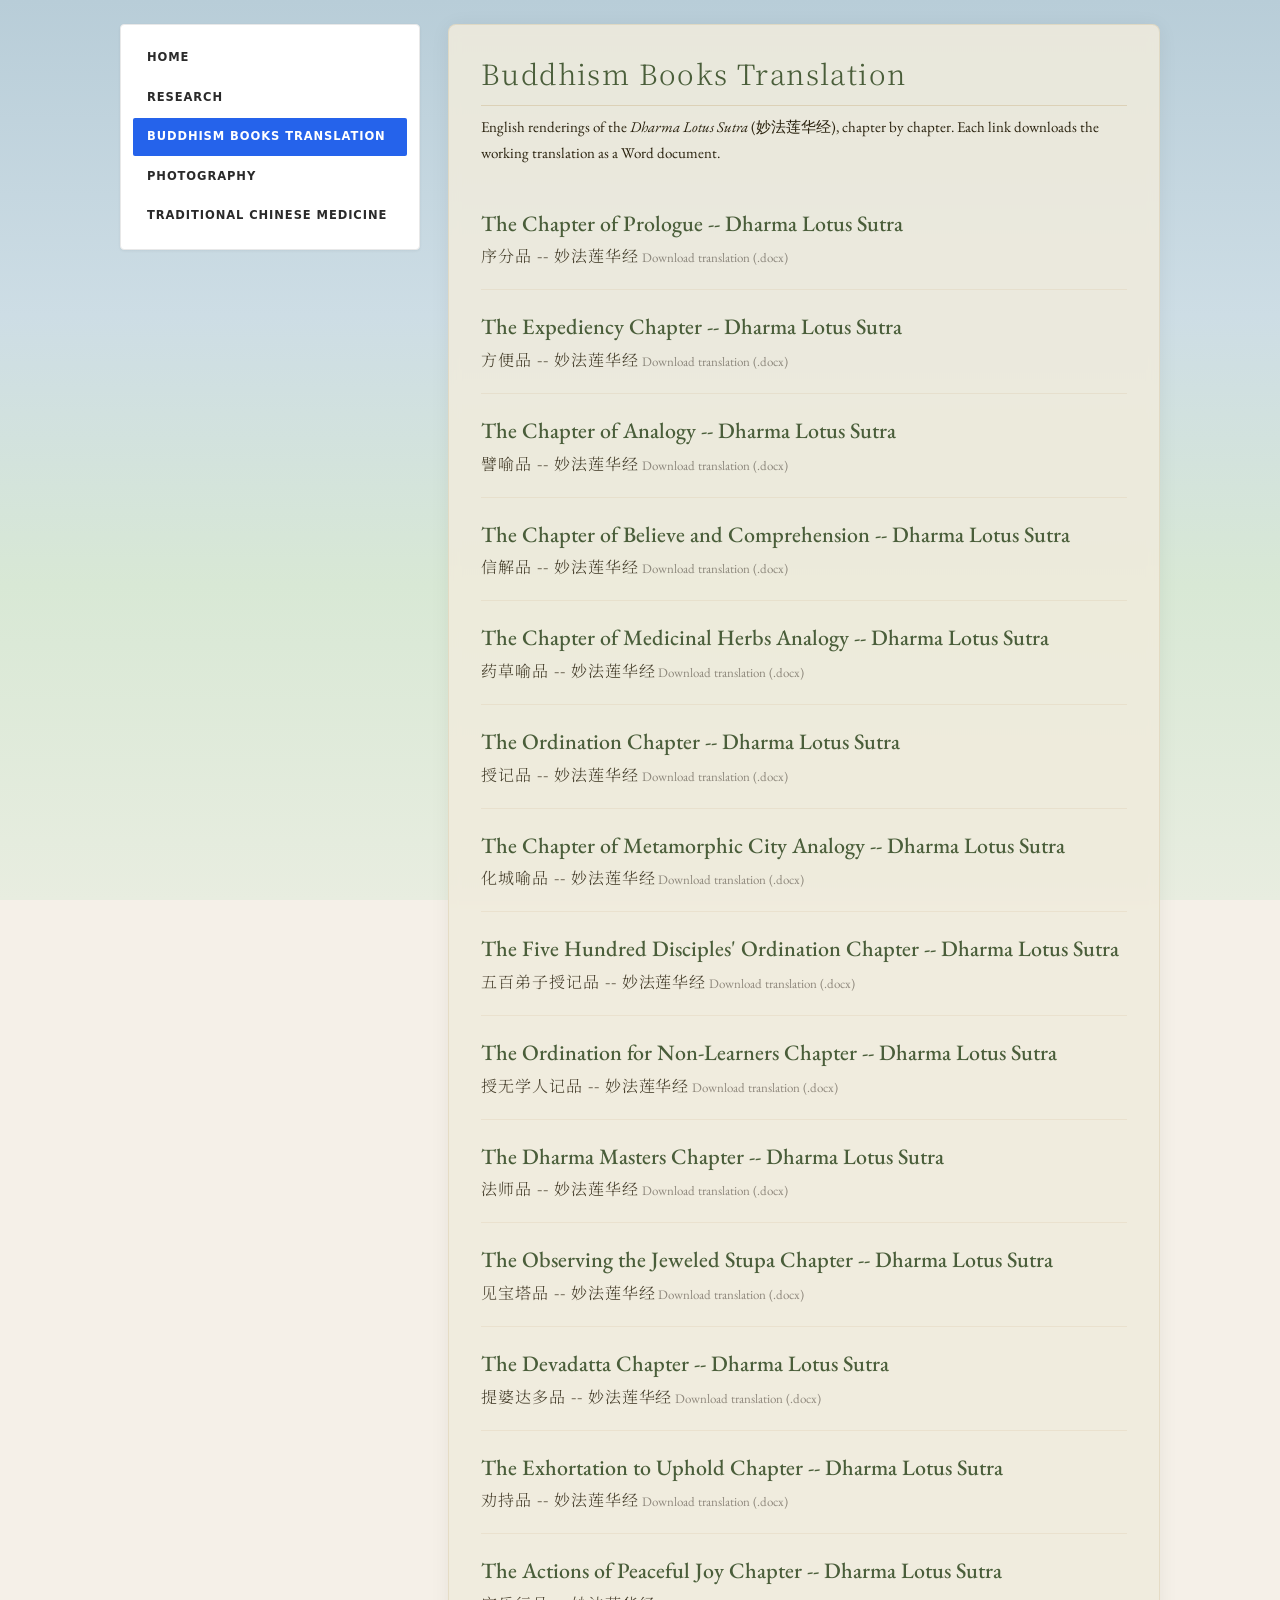
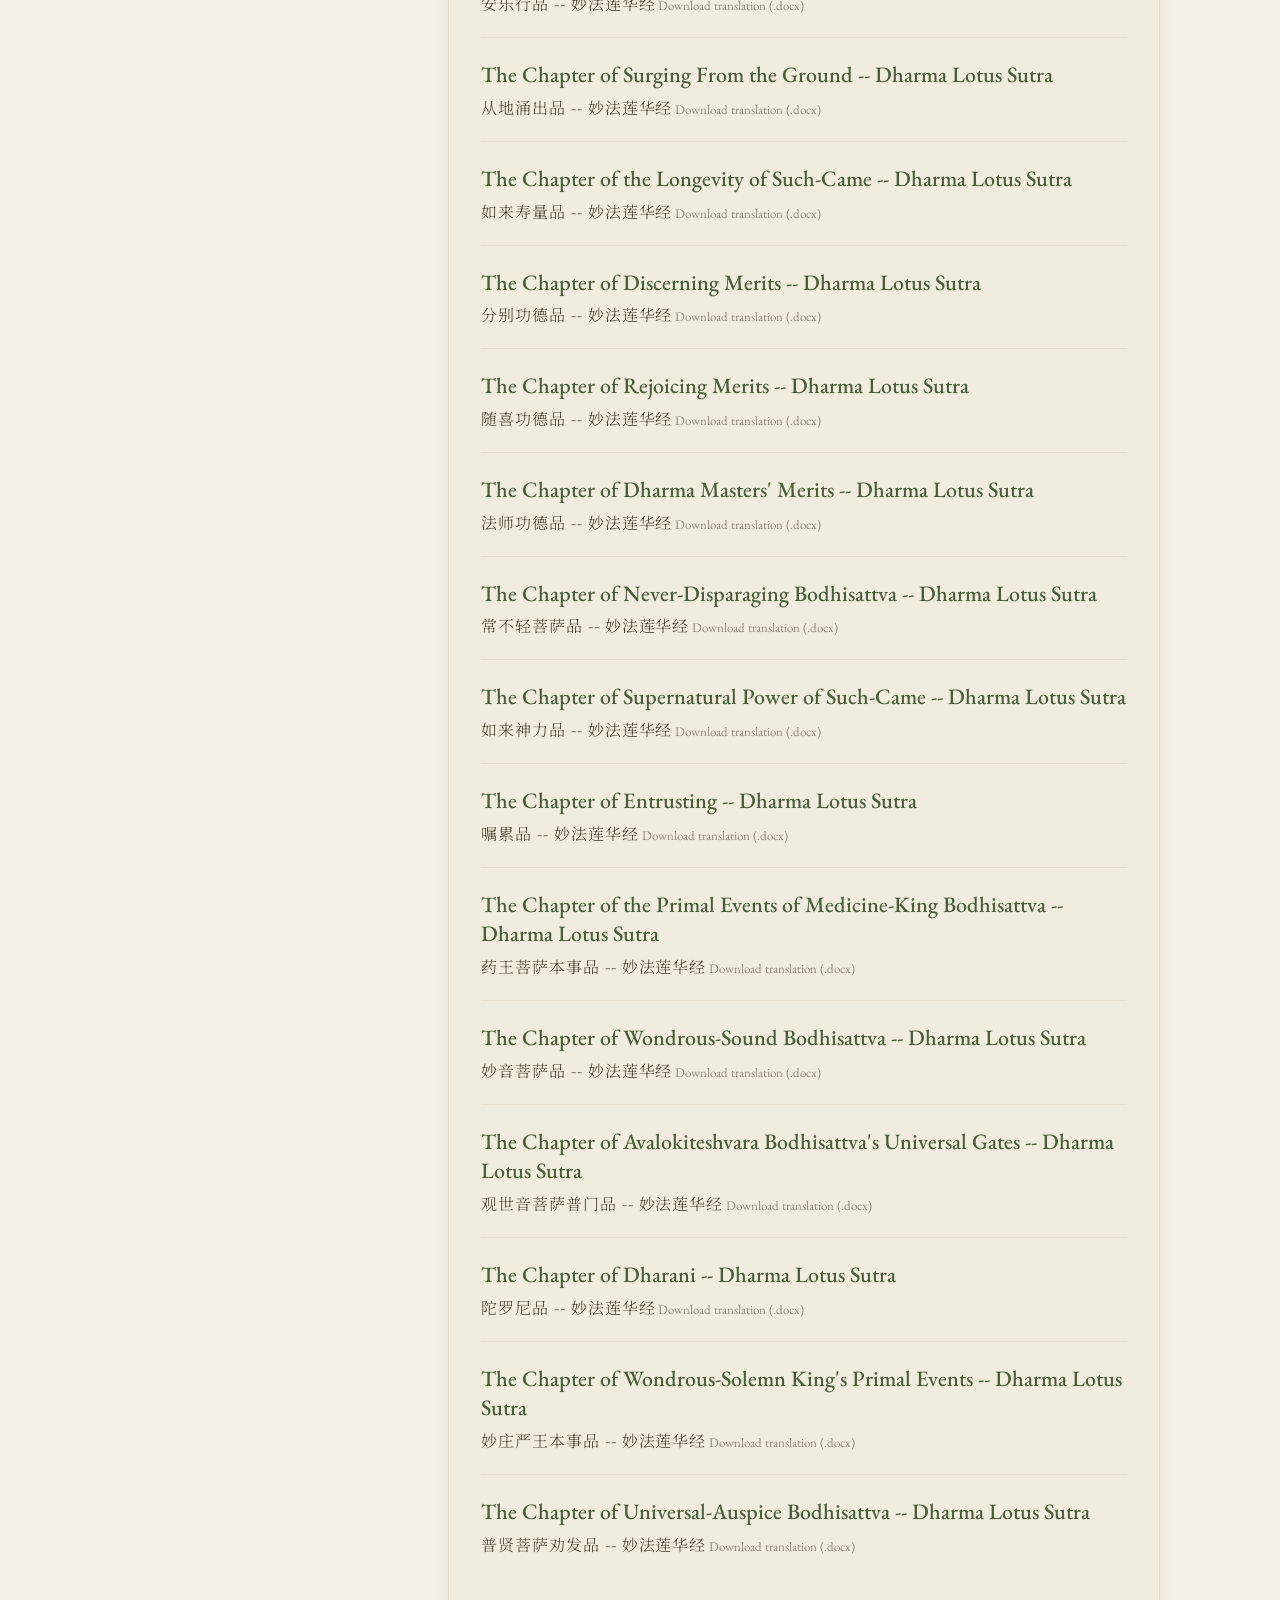
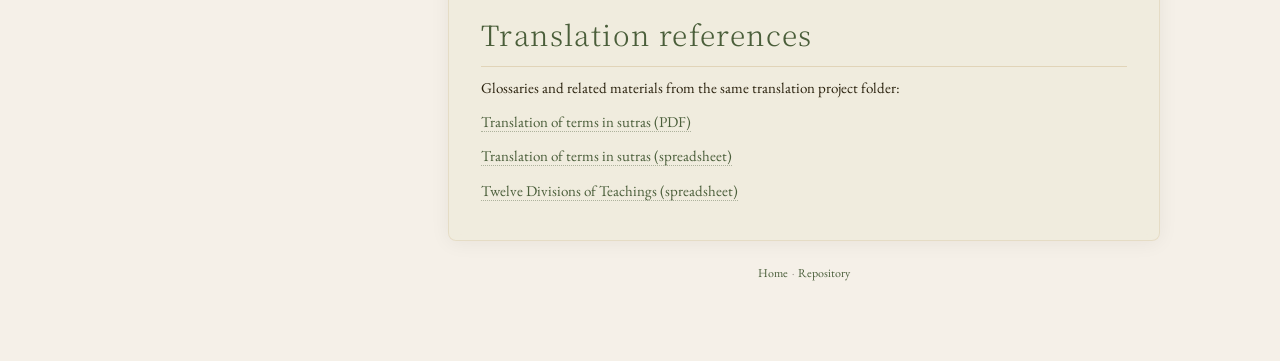
<file: buddhism-books-translation.html>
<!DOCTYPE HTML>
<html lang="en">
  <head>
    <meta http-equiv="Content-Type" content="text/html; charset=UTF-8">
    <title>Buddhism Books Translation | Linrui Tan</title>
    <meta name="viewport" content="width=device-width, initial-scale=1">
    <link rel="preconnect" href="https://fonts.googleapis.com">
    <link rel="preconnect" href="https://fonts.gstatic.com" crossorigin>
    <link href="https://fonts.googleapis.com/css2?family=Noto+Serif+SC:wght@300;400&family=EB+Garamond:ital,wght@0,400;0,500;1,400&display=swap" rel="stylesheet">
    <link rel="stylesheet" href="site-nav.css">
    <style>
      :root {
        --ink: #1a1208;
        --mist: rgba(240,235,220,0.88);
        --paper: #f5f0e8;
        --gold: #b8975a;
        --moss: #4a5e3a;
      }
      * { box-sizing: border-box; margin: 0; padding: 0; }
      body {
        font-family: 'EB Garamond', Georgia, serif;
        color: var(--ink);
        min-height: 100vh;
        background: var(--paper);
      }
      #zen-canvas {
        position: fixed; top: 0; left: 0; width: 100%; height: 100%;
        z-index: 0; pointer-events: none;
      }
      #content-wrapper {
        position: relative; z-index: 5;
        width: 100%; padding: 24px 0 80px;
      }
      .content-panel {
        background: var(--mist);
        backdrop-filter: blur(6px);
        border-radius: 8px;
        margin: 0;
        padding: 28px 32px;
        border: 1px solid rgba(184,151,90,0.18);
        box-shadow: 0 2px 20px rgba(26,18,8,0.06);
      }
      p { font-size: 15px; line-height: 1.75; color: #2a220e; }
      a { color: var(--moss); text-decoration: none; border-bottom: 1px dotted rgba(74,94,58,0.4); }
      a:hover { color: var(--gold); border-color: var(--gold); }
      .chapter-block { border-bottom: 1px solid rgba(184,151,90,0.12); }
      .chapter-block .chapter-hint { border-bottom: none; }
      .ref-line { margin: 8px 0; }
      .ref-line a { font-size: 15px; }
      footer {
        text-align: center; font-size: 12px; color: rgba(26,18,8,0.4);
        padding: 24px 16px 0;
      }
      @media (max-width: 600px) { .content-panel { padding: 20px 16px; } }
    </style>
  </head>
  <body>
    <canvas id="zen-canvas"></canvas>
    <div id="content-wrapper">
      <div class="site-layout">
        <aside class="site-sidebar" aria-label="Page navigation">
          <nav class="site-nav" aria-label="Site pages">
            <ul class="site-nav-list">
              <li><a href="index.html" class="site-nav-link">Home</a></li>
              <li><a href="research.html" class="site-nav-link">Research</a></li>
              <li><a href="buddhism-books-translation.html" class="site-nav-link" aria-current="page">Buddhism books translation</a></li>
              <li><a href="photography.html" class="site-nav-link">Photography</a></li>
              <li><a href="traditional-chinese-medicine.html" class="site-nav-link">Traditional chinese medicine</a></li>
            </ul>
          </nav>
        </aside>
        <div class="site-main">
          <div class="content-panel">
            <h2 class="section-heading">Buddhism Books Translation</h2>
            <p style="margin-bottom: 20px;">English renderings of the <em>Dharma Lotus Sutra</em> (妙法莲华经), chapter by chapter. Each link downloads the working translation as a Word document.</p>
            <div class="chapter-list">
        <a class="chapter-block" href="data/lotus-sutra/1_%E6%B3%95%E5%8D%8E%E7%BB%8F%E5%BA%8F%E5%88%86%E5%93%81%E7%AC%AC%E4%B8%80%EF%BC%88The%20Dharma%20Lotus%20Sutra_the%20Chapter%20of%20Prologue%EF%BC%89.docx" download>
          <span class="chapter-title-en">The Chapter of Prologue -- Dharma Lotus Sutra</span>
          <span class="chapter-title-zh">序分品 -- 妙法莲华经</span>
          <span class="chapter-hint">Download translation (.docx)</span>
        </a>
        <a class="chapter-block" href="data/lotus-sutra/2_%E6%B3%95%E5%8D%8E%E7%BB%8F%E6%96%B9%E4%BE%BF%E5%93%81%E7%AC%AC%E4%BA%8C%28The%20Dharma%20Lotus%20Sutra_The%20Expediency%20Chapter%29%20.docx" download>
          <span class="chapter-title-en">The Expediency Chapter -- Dharma Lotus Sutra</span>
          <span class="chapter-title-zh">方便品 -- 妙法莲华经</span>
          <span class="chapter-hint">Download translation (.docx)</span>
        </a>
        <a class="chapter-block" href="data/lotus-sutra/3_%E6%B3%95%E5%8D%8E%E7%BB%8F%E8%AD%AC%E5%96%BB%E5%93%81%E7%AC%AC%E4%B8%89%EF%BC%88The%20Dharma%20Lotus%20Sutra_The%20Chapter%20of%20Analogy%EF%BC%89.docx" download>
          <span class="chapter-title-en">The Chapter of Analogy -- Dharma Lotus Sutra</span>
          <span class="chapter-title-zh">譬喻品 -- 妙法莲华经</span>
          <span class="chapter-hint">Download translation (.docx)</span>
        </a>
        <a class="chapter-block" href="data/lotus-sutra/4_%E6%B3%95%E5%8D%8E%E7%BB%8F%E4%BF%A1%E8%A7%A3%E5%93%81%E7%AC%AC%E5%9B%9B%EF%BC%88The%20Dharma%20Lotus%20Sutra_The%20Chapter%20of%20Believe%20and%20Comprehension%EF%BC%89.docx" download>
          <span class="chapter-title-en">The Chapter of Believe and Comprehension -- Dharma Lotus Sutra</span>
          <span class="chapter-title-zh">信解品 -- 妙法莲华经</span>
          <span class="chapter-hint">Download translation (.docx)</span>
        </a>
        <a class="chapter-block" href="data/lotus-sutra/5_%E6%B3%95%E5%8D%8E%E7%BB%8F%E8%8D%AF%E8%8D%89%E5%96%BB%E5%93%81%E7%AC%AC%E4%BA%94%EF%BC%88The%20Dharma%20Lotus%20Sutra_%20The%20Chapter%20of%20Medicinal%20Herbs%20Analogy%EF%BC%89.docx" download>
          <span class="chapter-title-en">The Chapter of Medicinal Herbs Analogy -- Dharma Lotus Sutra</span>
          <span class="chapter-title-zh">药草喻品 -- 妙法莲华经</span>
          <span class="chapter-hint">Download translation (.docx)</span>
        </a>
        <a class="chapter-block" href="data/lotus-sutra/6_%E6%B3%95%E5%8D%8E%E7%BB%8F%E6%8E%88%E8%AE%B0%E5%93%81%E7%AC%AC%E5%85%AD%EF%BC%88The%20Dharma%20Lotus%20Sutra_The%20Ordination%20Chapter%EF%BC%89.docx" download>
          <span class="chapter-title-en">The Ordination Chapter -- Dharma Lotus Sutra</span>
          <span class="chapter-title-zh">授记品 -- 妙法莲华经</span>
          <span class="chapter-hint">Download translation (.docx)</span>
        </a>
        <a class="chapter-block" href="data/lotus-sutra/7_%E6%B3%95%E5%8D%8E%E7%BB%8F%E5%8C%96%E5%9F%8E%E5%96%BB%E5%93%81%E7%AC%AC%E4%B8%83%EF%BC%88The%20Dharma%20Lotus%20Sutra_Chapter%20of%20Metamorphic%20City%20Analogy%EF%BC%89%20.docx" download>
          <span class="chapter-title-en">The Chapter of Metamorphic City Analogy -- Dharma Lotus Sutra</span>
          <span class="chapter-title-zh">化城喻品 -- 妙法莲华经</span>
          <span class="chapter-hint">Download translation (.docx)</span>
        </a>
        <a class="chapter-block" href="data/lotus-sutra/8_%E6%B3%95%E5%8D%8E%E7%BB%8F%E4%BA%94%E7%99%BE%E5%BC%9F%E5%AD%90%E6%8E%88%E8%AE%B0%E5%93%81%E7%AC%AC%E5%85%AB%EF%BC%88The%20Dharma%20Lotus%20Sutra_The%20Five%20Hundred%20Disciples%E2%80%99%20Ordination%20Chapter%EF%BC%89.docx" download>
          <span class="chapter-title-en">The Five Hundred Disciples' Ordination Chapter -- Dharma Lotus Sutra</span>
          <span class="chapter-title-zh">五百弟子授记品 -- 妙法莲华经</span>
          <span class="chapter-hint">Download translation (.docx)</span>
        </a>
        <a class="chapter-block" href="data/lotus-sutra/9_%E6%B3%95%E5%8D%8E%E7%BB%8F%E6%8E%88%E6%97%A0%E5%AD%A6%E4%BA%BA%E8%AE%B0%E5%93%81%E7%AC%AC%E4%B9%9D%EF%BC%88The%20Ordination%20for%20Non-Learners%20Chapter.docx" download>
          <span class="chapter-title-en">The Ordination for Non-Learners Chapter -- Dharma Lotus Sutra</span>
          <span class="chapter-title-zh">授无学人记品 -- 妙法莲华经</span>
          <span class="chapter-hint">Download translation (.docx)</span>
        </a>
        <a class="chapter-block" href="data/lotus-sutra/10_%E6%B3%95%E5%8D%8E%E7%BB%8F%E6%B3%95%E5%B8%88%E5%93%81%E7%AC%AC%E5%8D%81%EF%BC%88The%20Dharma%20Lotus%20Sutra_The%20Dharma%20Masters%20Chapter%EF%BC%89.docx" download>
          <span class="chapter-title-en">The Dharma Masters Chapter -- Dharma Lotus Sutra</span>
          <span class="chapter-title-zh">法师品 -- 妙法莲华经</span>
          <span class="chapter-hint">Download translation (.docx)</span>
        </a>
        <a class="chapter-block" href="data/lotus-sutra/11_%E6%B3%95%E5%8D%8E%E7%BB%8F%E8%A7%81%E5%AE%9D%E5%A1%94%E5%93%81%E7%AC%AC%E5%8D%81%E4%B8%80%EF%BC%88The%20Dharma%20Lotus%20Sutra_The%20Observing%20the%20Jeweled%20Stupa%20Chapter%EF%BC%89.docx" download>
          <span class="chapter-title-en">The Observing the Jeweled Stupa Chapter -- Dharma Lotus Sutra</span>
          <span class="chapter-title-zh">见宝塔品 -- 妙法莲华经</span>
          <span class="chapter-hint">Download translation (.docx)</span>
        </a>
        <a class="chapter-block" href="data/lotus-sutra/12_%E6%B3%95%E5%8D%8E%E7%BB%8F%E6%8F%90%E5%A9%86%E8%BE%BE%E5%A4%9A%E5%93%81%E7%AC%AC%E5%8D%81%E4%BA%8C%EF%BC%88The%20Dharma%20Lotus%20Sutra_%20The%20Devadatta%20Chapter%EF%BC%89.docx" download>
          <span class="chapter-title-en">The Devadatta Chapter -- Dharma Lotus Sutra</span>
          <span class="chapter-title-zh">提婆达多品 -- 妙法莲华经</span>
          <span class="chapter-hint">Download translation (.docx)</span>
        </a>
        <a class="chapter-block" href="data/lotus-sutra/13_%E6%B3%95%E5%8D%8E%E7%BB%8F%E5%8A%9D%E6%8C%81%E5%93%81%E7%AC%AC%E5%8D%81%E4%B8%89%EF%BC%88The%20Dharma%20Lotus%20Sutra_%20The%20Exhortation%20to%20Uphold%20Chapter%EF%BC%89%20.docx" download>
          <span class="chapter-title-en">The Exhortation to Uphold Chapter -- Dharma Lotus Sutra</span>
          <span class="chapter-title-zh">劝持品 -- 妙法莲华经</span>
          <span class="chapter-hint">Download translation (.docx)</span>
        </a>
        <a class="chapter-block" href="data/lotus-sutra/14_%E6%B3%95%E5%8D%8E%E7%BB%8F%E5%AE%89%E4%B9%90%E8%A1%8C%E5%93%81%E7%AC%AC%E5%8D%81%E5%9B%9B%EF%BC%88Dharma%20Lotus%20Sutra_The%20Actions%20of%20Peaceful%20Joy%20Chapter%EF%BC%89%20%20.docx" download>
          <span class="chapter-title-en">The Actions of Peaceful Joy Chapter -- Dharma Lotus Sutra</span>
          <span class="chapter-title-zh">安乐行品 -- 妙法莲华经</span>
          <span class="chapter-hint">Download translation (.docx)</span>
        </a>
        <a class="chapter-block" href="data/lotus-sutra/15_%E6%B3%95%E5%8D%8E%E7%BB%8F%E4%BB%8E%E5%9C%B0%E6%B6%8C%E5%87%BA%E5%93%81%E7%AC%AC%E5%8D%81%E4%BA%94%EF%BC%88Dharma%20Lotus%20Sutra_The%20Chapter%20of%20surging%20From%20The%20Ground%EF%BC%89%20%20%20.docx" download>
          <span class="chapter-title-en">The Chapter of Surging From the Ground -- Dharma Lotus Sutra</span>
          <span class="chapter-title-zh">从地涌出品 -- 妙法莲华经</span>
          <span class="chapter-hint">Download translation (.docx)</span>
        </a>
        <a class="chapter-block" href="data/lotus-sutra/16_%E6%B3%95%E5%8D%8E%E7%BB%8F%E5%A6%82%E6%9D%A5%E5%AF%BF%E9%87%8F%E5%93%81%E7%AC%AC%E5%8D%81%E5%85%AD%EF%BC%88Dharma%20Lotus%20Sutra_The%20Chapter%20of%20The%20Longevity%20of%20Such-Came%EF%BC%89.docx" download>
          <span class="chapter-title-en">The Chapter of the Longevity of Such-Came -- Dharma Lotus Sutra</span>
          <span class="chapter-title-zh">如来寿量品 -- 妙法莲华经</span>
          <span class="chapter-hint">Download translation (.docx)</span>
        </a>
        <a class="chapter-block" href="data/lotus-sutra/17_%E6%B3%95%E5%8D%8E%E7%BB%8F%E5%88%86%E5%88%AB%E5%8A%9F%E5%BE%B7%E5%93%81%E7%AC%AC%E5%8D%81%E4%B8%83%EF%BC%88Dharma%20Lotus%20Sutra_The%20Chapter%20of%20Discerning%20Merits%EF%BC%89.docx" download>
          <span class="chapter-title-en">The Chapter of Discerning Merits -- Dharma Lotus Sutra</span>
          <span class="chapter-title-zh">分别功德品 -- 妙法莲华经</span>
          <span class="chapter-hint">Download translation (.docx)</span>
        </a>
        <a class="chapter-block" href="data/lotus-sutra/18_%E6%B3%95%E5%8D%8E%E7%BB%8F%E9%9A%8F%E5%96%9C%E5%8A%9F%E5%BE%B7%E5%93%81%E7%AC%AC%E5%8D%81%E5%85%AB%EF%BC%88Dharma%20Lotus%20Sutra_The%20Chapter%20of%20Rejoicing%20Merits%EF%BC%89.docx" download>
          <span class="chapter-title-en">The Chapter of Rejoicing Merits -- Dharma Lotus Sutra</span>
          <span class="chapter-title-zh">随喜功德品 -- 妙法莲华经</span>
          <span class="chapter-hint">Download translation (.docx)</span>
        </a>
        <a class="chapter-block" href="data/lotus-sutra/19_%E6%B3%95%E5%8D%8E%E7%BB%8F%E6%B3%95%E5%B8%88%E5%8A%9F%E5%BE%B7%E5%93%81%E7%AC%AC%E5%8D%81%E4%B9%9D%EF%BC%88Dharma%20Lotus%20Sutra_The%20Chapter%20of%20Dharma%20Masters%27%20Merits%EF%BC%89.docx" download>
          <span class="chapter-title-en">The Chapter of Dharma Masters' Merits -- Dharma Lotus Sutra</span>
          <span class="chapter-title-zh">法师功德品 -- 妙法莲华经</span>
          <span class="chapter-hint">Download translation (.docx)</span>
        </a>
        <a class="chapter-block" href="data/lotus-sutra/20_%E6%B3%95%E5%8D%8E%E7%BB%8F%E5%B8%B8%E4%B8%8D%E8%BD%BB%E8%8F%A9%E8%90%A8%E5%93%81%E7%AC%AC%E4%BA%8C%E5%8D%81%EF%BC%88Dharma%20Lotus%20Sutra_The%20Chapter%20of%20Never-Disparaging%20Bodhisattva%EF%BC%89.docx" download>
          <span class="chapter-title-en">The Chapter of Never-Disparaging Bodhisattva -- Dharma Lotus Sutra</span>
          <span class="chapter-title-zh">常不轻菩萨品 -- 妙法莲华经</span>
          <span class="chapter-hint">Download translation (.docx)</span>
        </a>
        <a class="chapter-block" href="data/lotus-sutra/21_%E6%B3%95%E5%8D%8E%E7%BB%8F%E5%A6%82%E6%9D%A5%E7%A5%9E%E5%8A%9B%E5%93%81%E7%AC%AC%E4%BA%8C%E5%8D%81%E4%B8%80%EF%BC%88Dharma%20Lotus%20Sutra_The%20Chapter%20of%20Supernaural%20Power%20of%20Such-came%EF%BC%89.docx" download>
          <span class="chapter-title-en">The Chapter of Supernatural Power of Such-Came -- Dharma Lotus Sutra</span>
          <span class="chapter-title-zh">如来神力品 -- 妙法莲华经</span>
          <span class="chapter-hint">Download translation (.docx)</span>
        </a>
        <a class="chapter-block" href="data/lotus-sutra/22_%E6%B3%95%E5%8D%8E%E7%BB%8F%E5%98%B1%E7%B4%AF%E5%93%81%E7%AC%AC%E4%BA%8C%E5%8D%81%E4%BA%8C%EF%BC%88Dharma%20Lotus%20Sutra_The%20Chapter%20of%20Entrusting%EF%BC%89.docx" download>
          <span class="chapter-title-en">The Chapter of Entrusting -- Dharma Lotus Sutra</span>
          <span class="chapter-title-zh">嘱累品 -- 妙法莲华经</span>
          <span class="chapter-hint">Download translation (.docx)</span>
        </a>
        <a class="chapter-block" href="data/lotus-sutra/23_%E6%B3%95%E5%8D%8E%E7%BB%8F%E8%8D%AF%E7%8E%8B%E8%8F%A9%E8%90%A8%E6%9C%AC%E4%BA%8B%E5%93%81%E7%AC%AC%E4%BA%8C%E5%8D%81%E4%B8%89%EF%BC%88Dharma%20Lotus%20Sutra_The%20Chapter%20of%20the%20Primal%20Events%20of%20Medicine-king%20Bodhisattva%EF%BC%89.docx" download>
          <span class="chapter-title-en">The Chapter of the Primal Events of Medicine-King Bodhisattva -- Dharma Lotus Sutra</span>
          <span class="chapter-title-zh">药王菩萨本事品 -- 妙法莲华经</span>
          <span class="chapter-hint">Download translation (.docx)</span>
        </a>
        <a class="chapter-block" href="data/lotus-sutra/24_%E6%B3%95%E5%8D%8E%E7%BB%8F%E5%A6%99%E9%9F%B3%E8%8F%A9%E8%90%A8%E5%93%81%E7%AC%AC%E4%BA%8C%E5%8D%81%E5%9B%9B%EF%BC%88Dharma%20Lotus%20Sutra_The%20Chapter%20of%20Wondrous-sound%20Bodhisattva%EF%BC%89.docx" download>
          <span class="chapter-title-en">The Chapter of Wondrous-Sound Bodhisattva -- Dharma Lotus Sutra</span>
          <span class="chapter-title-zh">妙音菩萨品 -- 妙法莲华经</span>
          <span class="chapter-hint">Download translation (.docx)</span>
        </a>
        <a class="chapter-block" href="data/lotus-sutra/25_%E6%B3%95%E5%8D%8E%E7%BB%8F%E8%A7%82%E4%B8%96%E9%9F%B3%E8%8F%A9%E8%90%A8%E6%99%AE%E9%97%A8%E5%93%81%E7%AC%AC%E4%BA%8C%E5%8D%81%E4%BA%94%EF%BC%88Dharma%20Lotus%20Sutra_The%20Chapter%20of%20Avalokiteshvara%20Bodhisattva%E2%80%99s%20Universal%20Gates%EF%BC%89.docx" download>
          <span class="chapter-title-en">The Chapter of Avalokiteshvara Bodhisattva's Universal Gates -- Dharma Lotus Sutra</span>
          <span class="chapter-title-zh">观世音菩萨普门品 -- 妙法莲华经</span>
          <span class="chapter-hint">Download translation (.docx)</span>
        </a>
        <a class="chapter-block" href="data/lotus-sutra/26_%E6%B3%95%E5%8D%8E%E7%BB%8F%E9%99%80%E7%BD%97%E5%B0%BC%E5%93%81%E7%AC%AC%E4%BA%8C%E5%8D%81%E5%85%AD%EF%BC%88Dharma%20Lotus%20Sutra_The%20Chapter%20of%20Dharani%EF%BC%89.docx" download>
          <span class="chapter-title-en">The Chapter of Dharani -- Dharma Lotus Sutra</span>
          <span class="chapter-title-zh">陀罗尼品 -- 妙法莲华经</span>
          <span class="chapter-hint">Download translation (.docx)</span>
        </a>
        <a class="chapter-block" href="data/lotus-sutra/27_%E6%B3%95%E5%8D%8E%E7%BB%8F%E5%A6%99%E5%BA%84%E4%B8%A5%E7%8E%8B%E6%9C%AC%E4%BA%8B%E5%93%81%E7%AC%AC%E4%BA%8C%E5%8D%81%E4%B8%83%EF%BC%88Dharma%20Lotus%20Sutra_The%20Chapter%20of%20Wonderous-solemn%20King%E2%80%99s%20Primal%20Events%EF%BC%89.docx" download>
          <span class="chapter-title-en">The Chapter of Wondrous-Solemn King's Primal Events -- Dharma Lotus Sutra</span>
          <span class="chapter-title-zh">妙庄严王本事品 -- 妙法莲华经</span>
          <span class="chapter-hint">Download translation (.docx)</span>
        </a>
        <a class="chapter-block" href="data/lotus-sutra/28_%E6%B3%95%E5%8D%8E%E7%BB%8F%E6%99%AE%E8%B4%A4%E8%8F%A9%E8%90%A8%E5%8A%9D%E5%8F%91%E5%93%81%E7%AC%AC%E4%BA%8C%E5%8D%81%E5%85%AB%EF%BC%88Dharma%20Lotus%20Sutra_The%20Chapter%20of%20Universal-auspice%20Bodhisattva%EF%BC%89.docx" download>
          <span class="chapter-title-en">The Chapter of Universal-Auspice Bodhisattva -- Dharma Lotus Sutra</span>
          <span class="chapter-title-zh">普贤菩萨劝发品 -- 妙法莲华经</span>
          <span class="chapter-hint">Download translation (.docx)</span>
        </a>
            </div>
            <h2 class="section-heading" style="margin-top: 36px;">Translation references</h2>
            <p style="margin-bottom: 8px;">Glossaries and related materials from the same translation project folder:</p>
        <p class="ref-line"><a href="data/translation-refs/Translation%20of%20terms%20in%20sutras.pdf">Translation of terms in sutras (PDF)</a></p>
        <p class="ref-line"><a href="data/translation-refs/Translation%20of%20terms%20in%20sutras.xlsx">Translation of terms in sutras (spreadsheet)</a></p>
        <p class="ref-line"><a href="data/translation-refs/Twelve_Divisions_of_Teachings_Translated.xlsx">Twelve Divisions of Teachings (spreadsheet)</a></p>
          </div>
          <footer>
            <a href="index.html" style="border:none;">Home</a>
            &nbsp;·&nbsp;
            <a href="https://github.com/tanlr20030801/tanlr20030801.github.io" style="border:none;">Repository</a>
          </footer>
        </div>
      </div>
    </div>
    <script>
      const canvas = document.getElementById('zen-canvas');
      const ctx = canvas.getContext('2d');
      function resize() { canvas.width = window.innerWidth; canvas.height = window.innerHeight; }
      resize();
      window.addEventListener('resize', resize);
      function drawSky() {
        const h = canvas.height, w = canvas.width;
        const sky = ctx.createLinearGradient(0, 0, 0, h);
        sky.addColorStop(0, '#b8cdd8');
        sky.addColorStop(0.35, '#cddde5');
        sky.addColorStop(0.65, '#d8e8d5');
        sky.addColorStop(1, '#e8ede0');
        ctx.fillStyle = sky;
        ctx.fillRect(0, 0, w, h);
      }
      function loop() { drawSky(); requestAnimationFrame(loop); }
      loop();
    </script>
  </body>
</html>
</file>
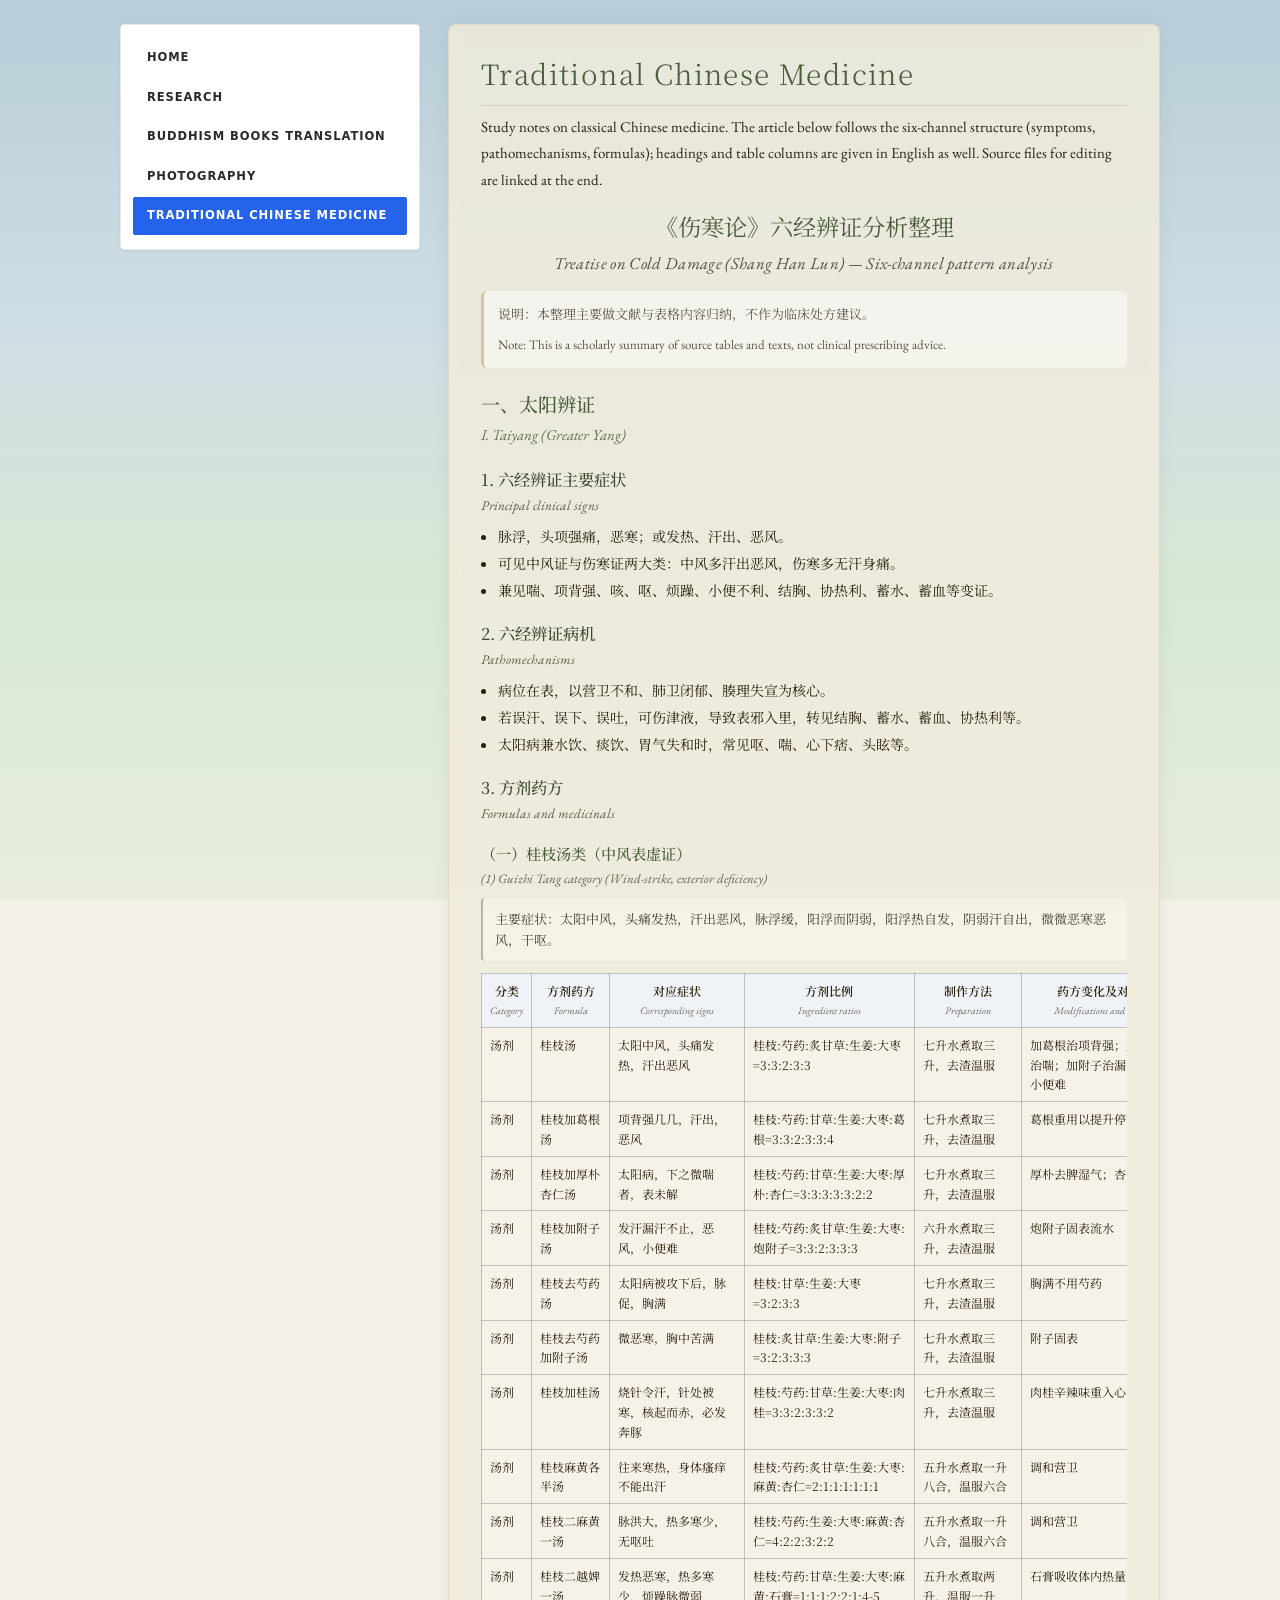
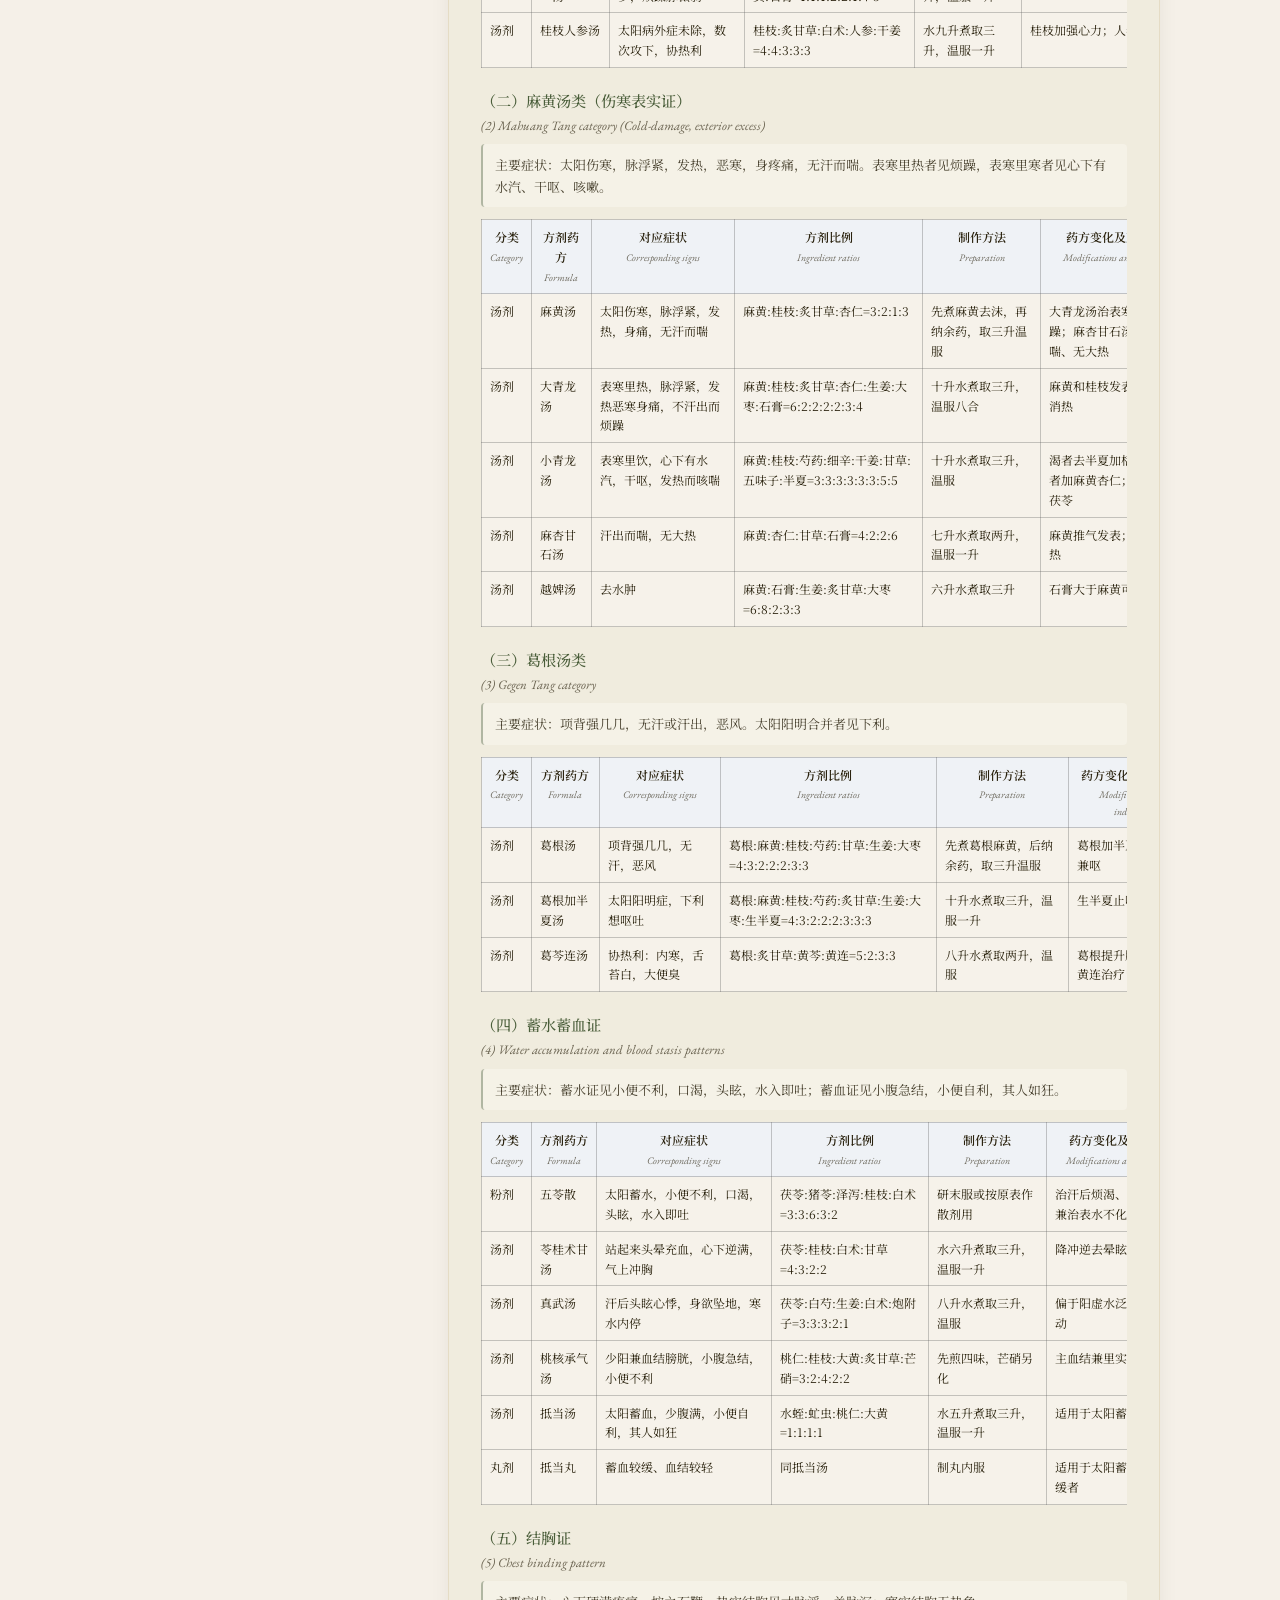
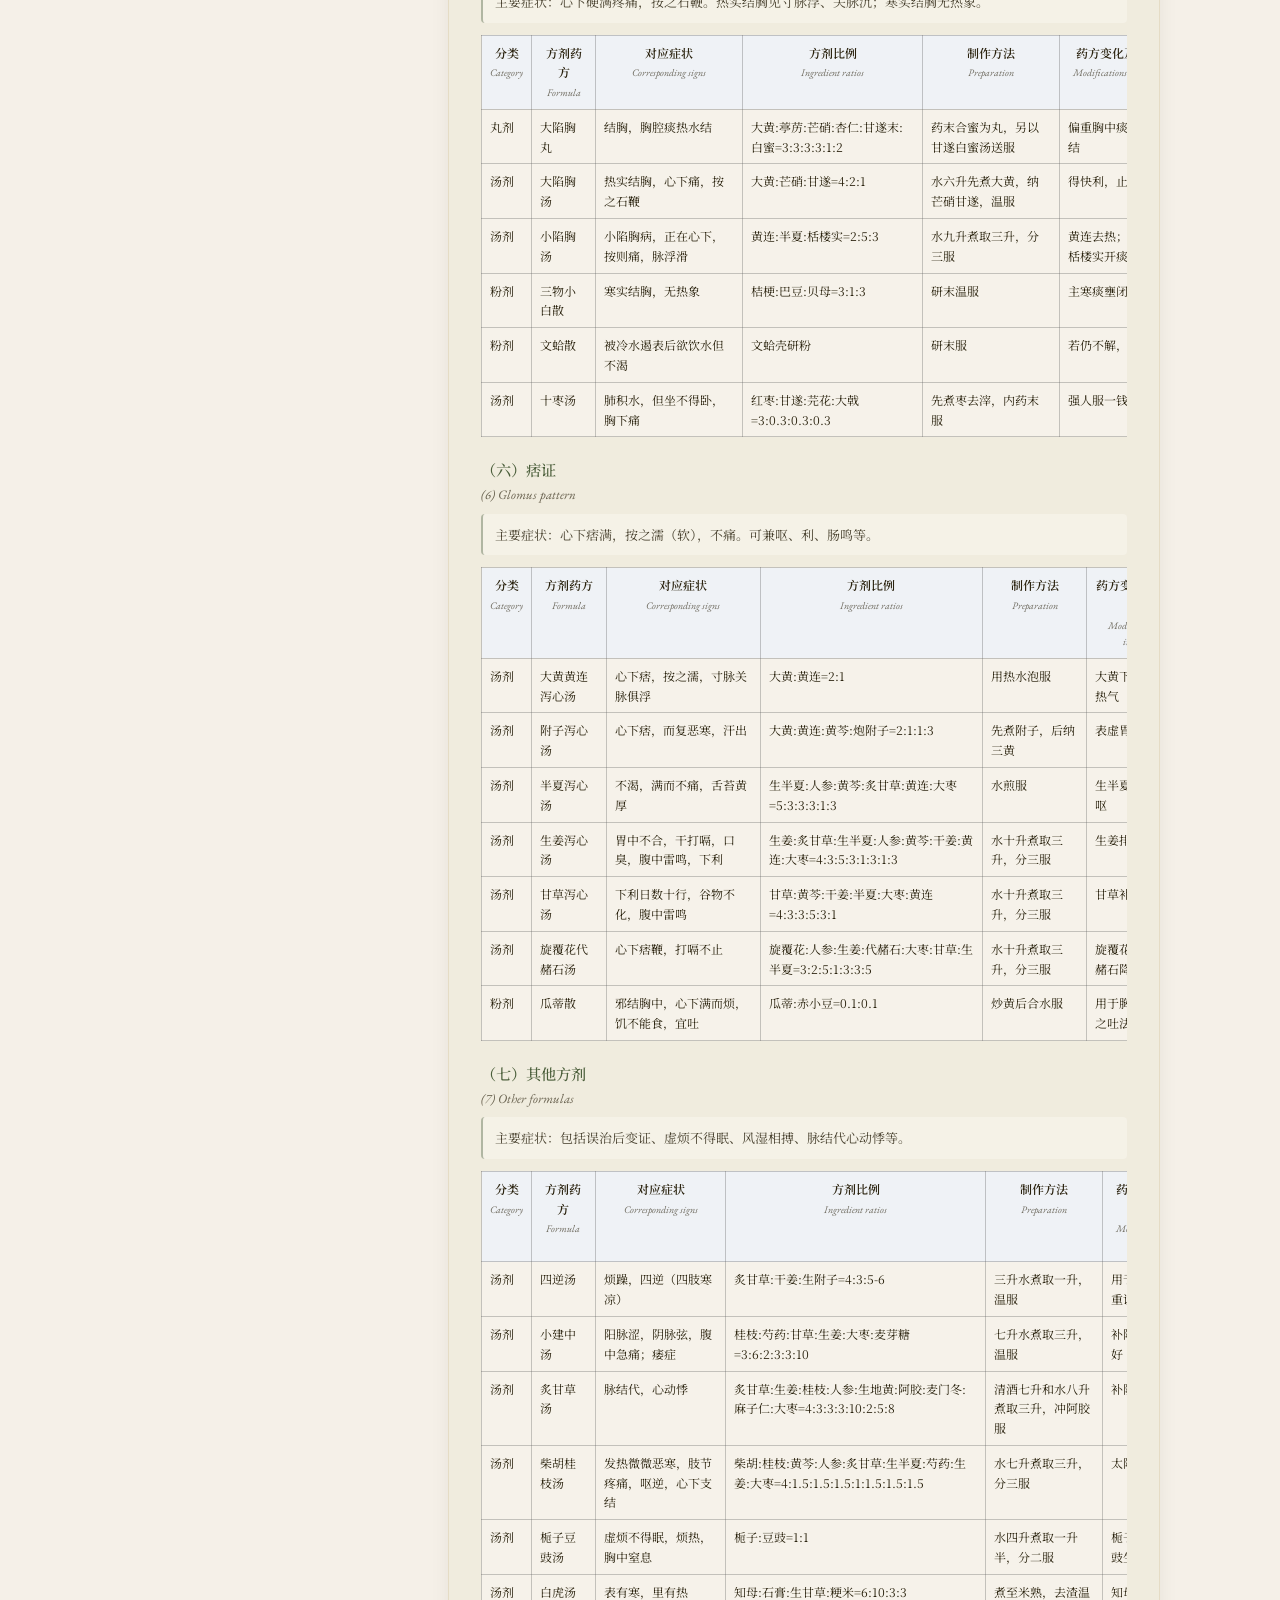
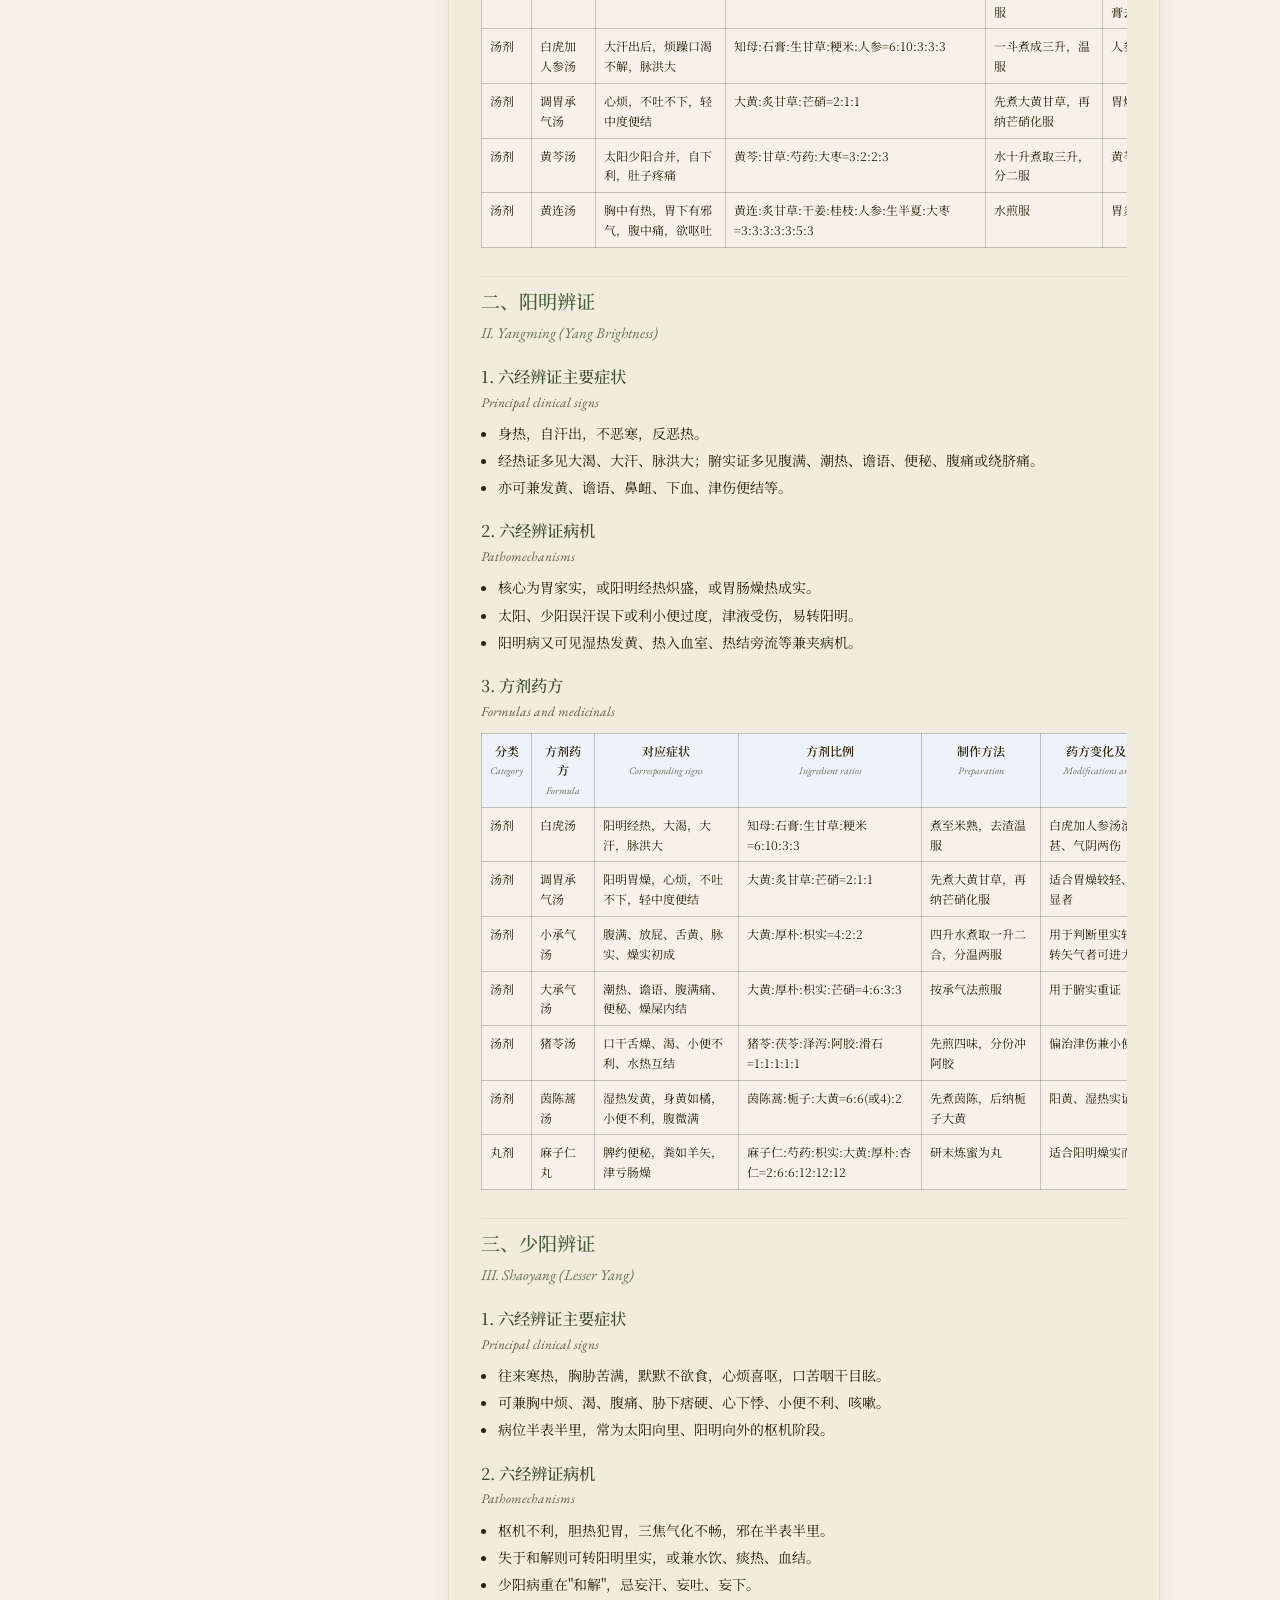
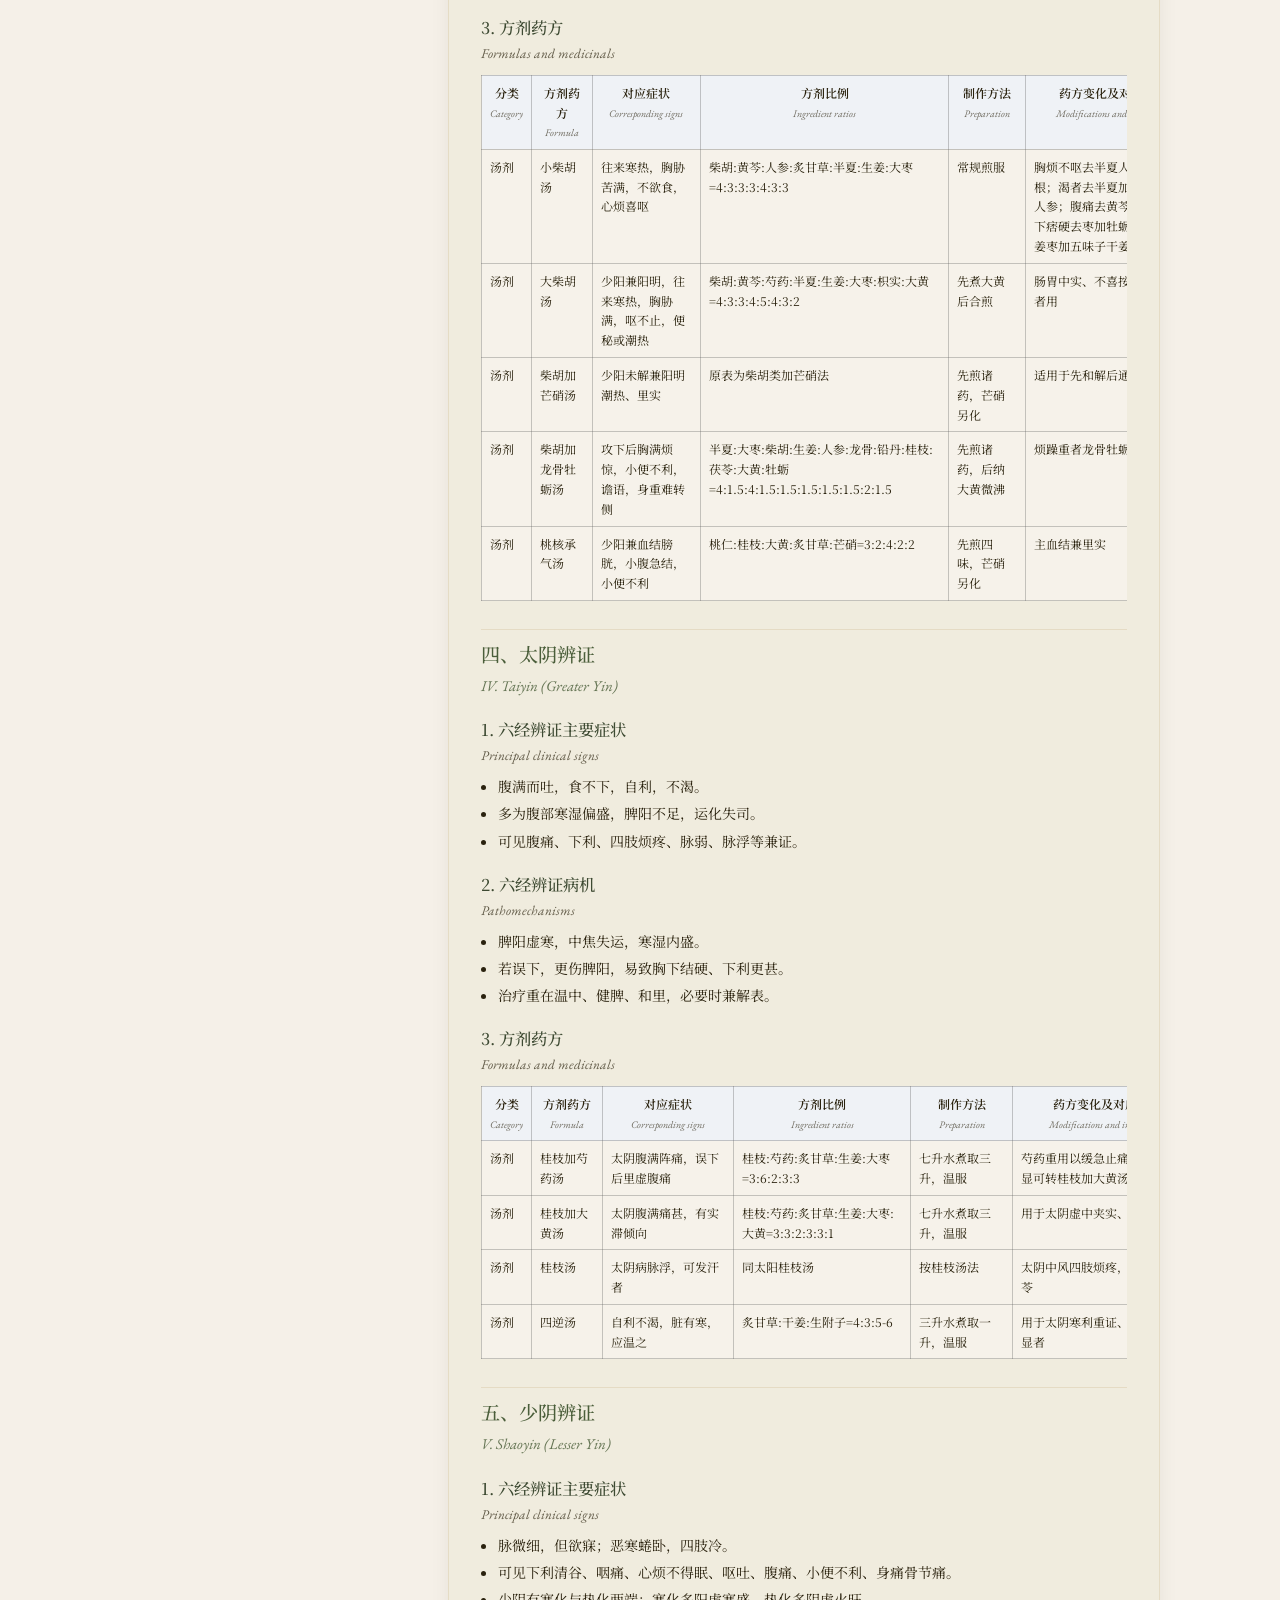
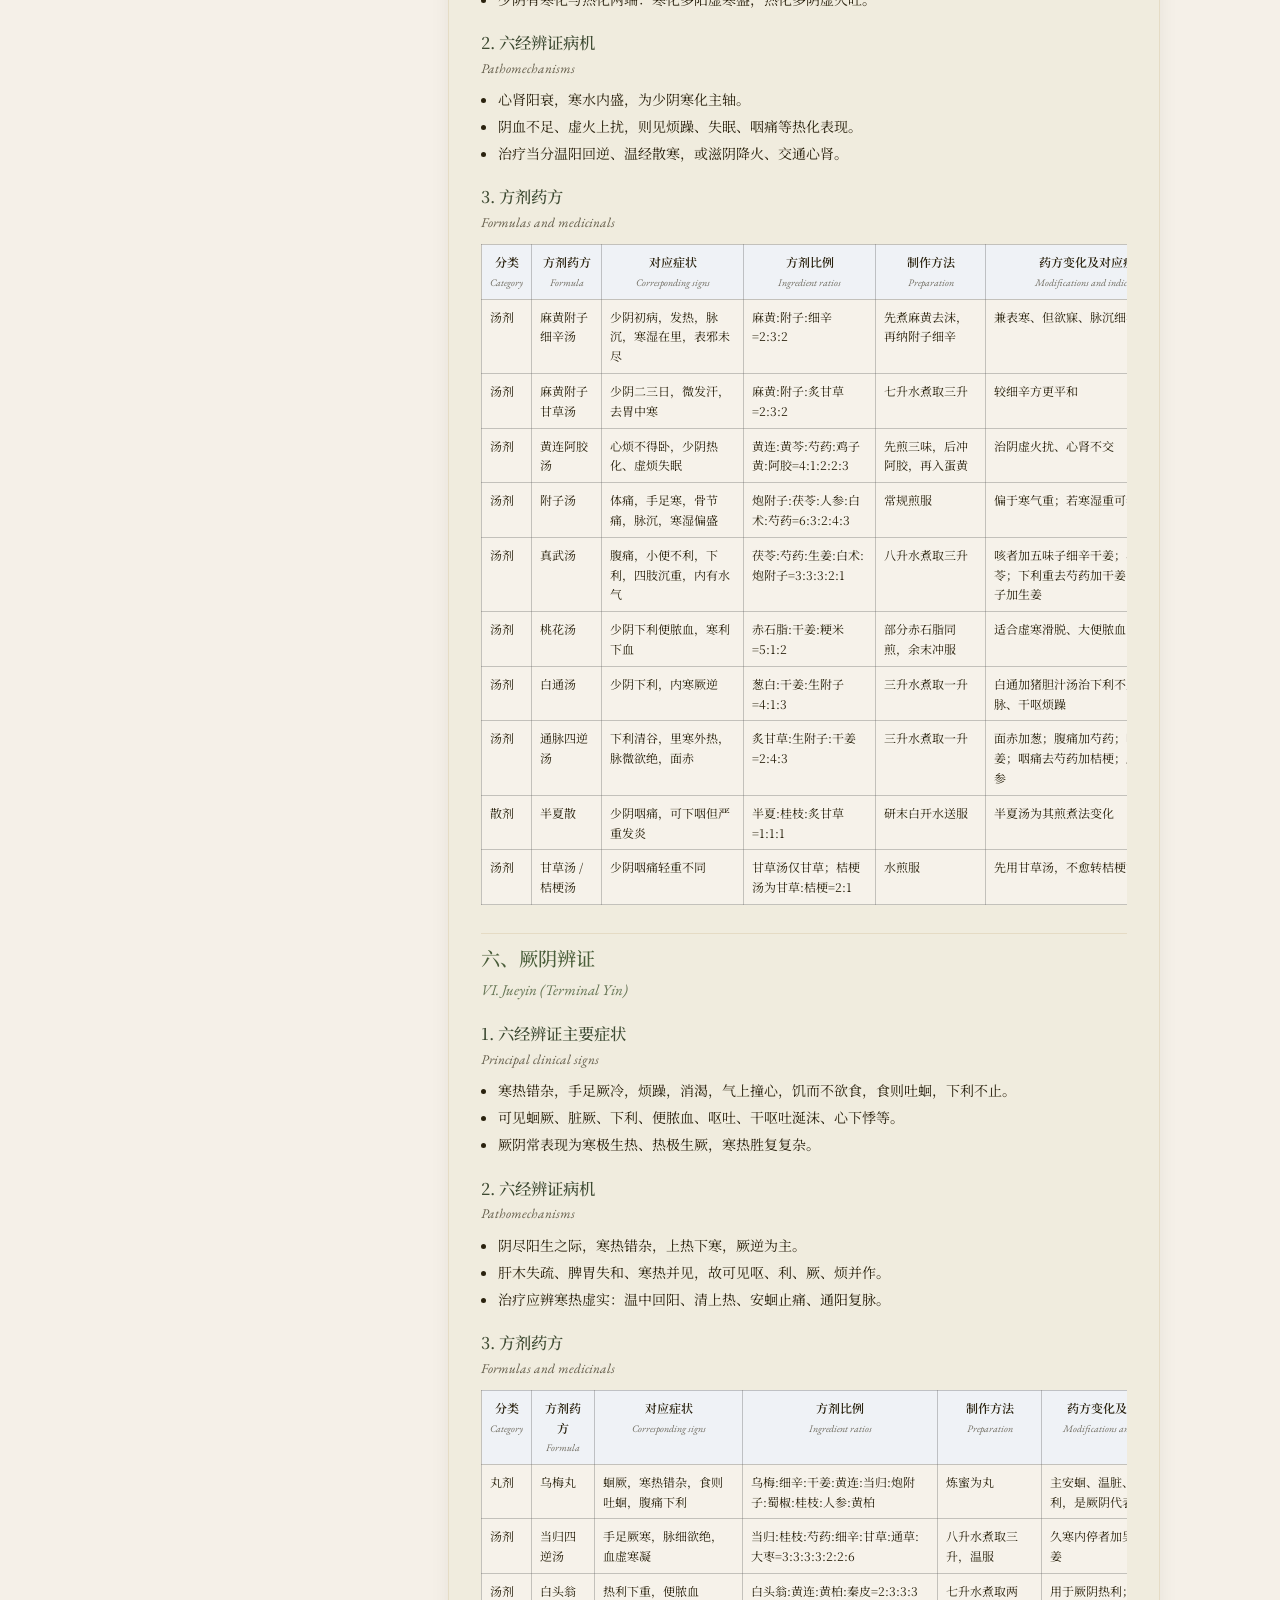
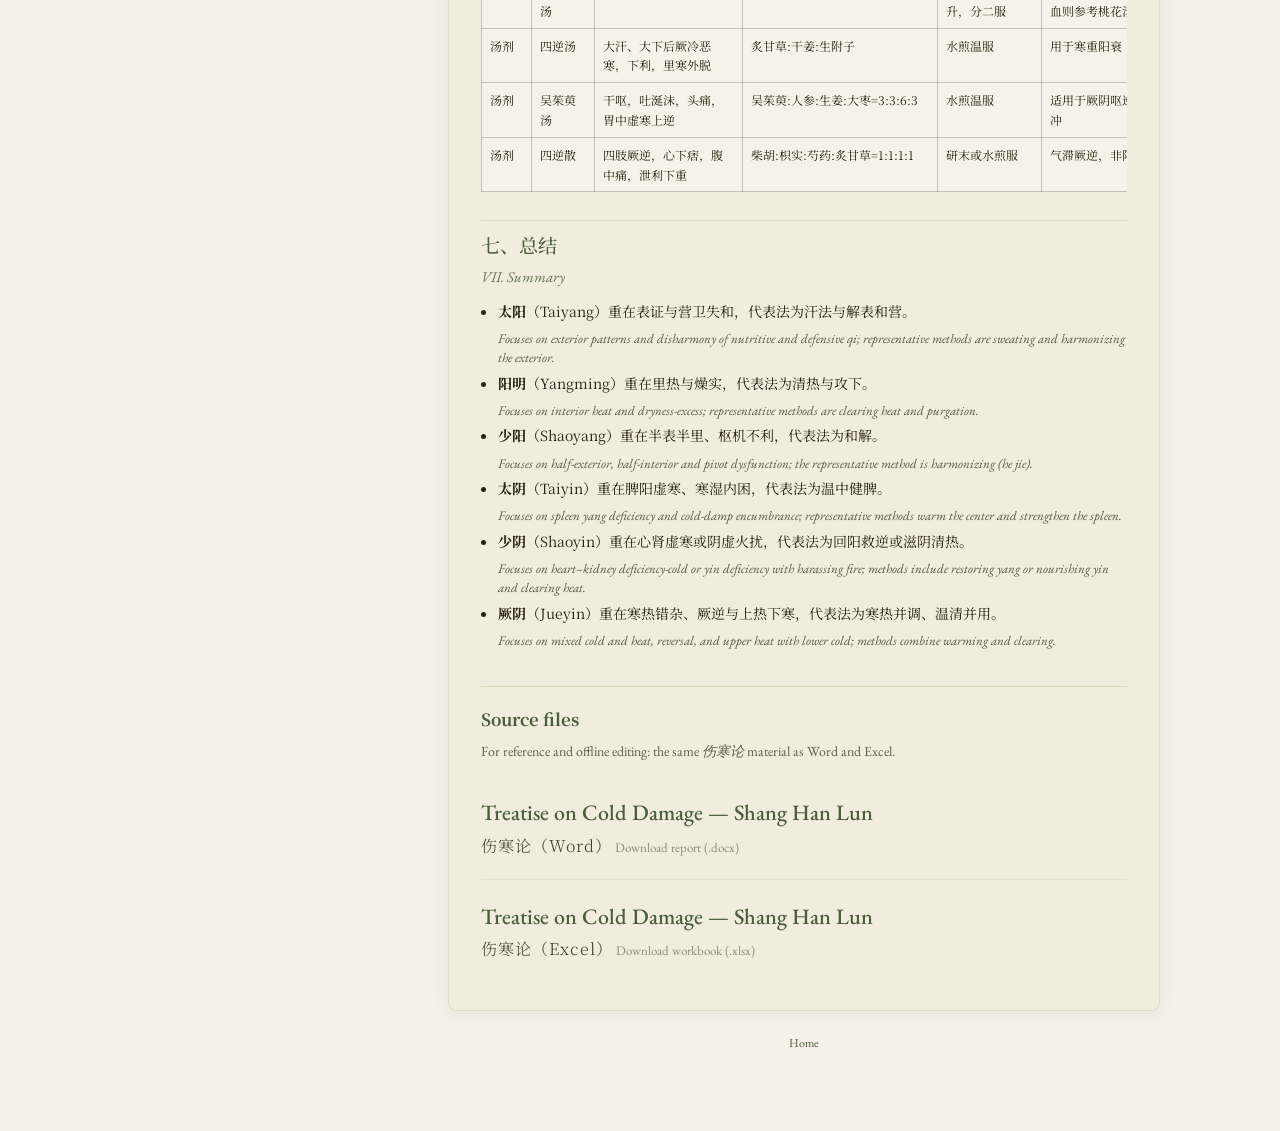
<file: traditional-chinese-medicine.html>
<!DOCTYPE HTML>
<html lang="en">
  <head>
    <meta http-equiv="Content-Type" content="text/html; charset=UTF-8">
    <title>Traditional Chinese Medicine | Linrui Tan</title>
    <meta name="description" content="Shang Han Lun (Treatise on Cold Damage) study notes: six-channel pattern analysis with English headings; downloadable Word and Excel sources.">
    <meta name="viewport" content="width=device-width, initial-scale=1">
    <link rel="preconnect" href="https://fonts.googleapis.com">
    <link rel="preconnect" href="https://fonts.gstatic.com" crossorigin>
    <link href="https://fonts.googleapis.com/css2?family=Noto+Serif+SC:wght@300;400&family=EB+Garamond:ital,wght@0,400;0,500;1,400&display=swap" rel="stylesheet">
    <link rel="stylesheet" href="site-nav.css">
    <style>
      :root {
        --ink: #1a1208;
        --mist: rgba(240,235,220,0.88);
        --paper: #f5f0e8;
        --gold: #b8975a;
        --moss: #4a5e3a;
      }
      * { box-sizing: border-box; margin: 0; padding: 0; }
      body {
        font-family: 'EB Garamond', Georgia, serif;
        color: var(--ink);
        min-height: 100vh;
        background: var(--paper);
      }
      #zen-canvas {
        position: fixed; top: 0; left: 0; width: 100%; height: 100%;
        z-index: 0; pointer-events: none;
      }
      #content-wrapper {
        position: relative; z-index: 5;
        width: 100%; padding: 24px 0 80px;
      }
      .content-panel {
        background: var(--mist);
        backdrop-filter: blur(6px);
        border-radius: 8px;
        margin: 0;
        padding: 28px 32px;
        border: 1px solid rgba(184,151,90,0.18);
        box-shadow: 0 2px 20px rgba(26,18,8,0.06);
      }
      p { font-size: 15px; line-height: 1.75; color: #2a220e; }
      a { color: var(--moss); text-decoration: none; border-bottom: 1px dotted rgba(74,94,58,0.4); }
      a:hover { color: var(--gold); border-color: var(--gold); }
      .chapter-block { border-bottom: 1px solid rgba(184,151,90,0.12); }
      .chapter-block .chapter-hint { border-bottom: none; }
      footer {
        text-align: center; font-size: 12px; color: rgba(26,18,8,0.4);
        padding: 24px 16px 0;
      }
      .tcm-article {
        font-family: 'Noto Serif SC', 'Songti SC', serif;
        color: #2a220e;
        line-height: 1.65;
      }
      .tcm-article .tcm-title {
        text-align: center;
        font-weight: 400;
        font-size: 1.45rem;
        color: var(--moss);
        margin: 8px 0 16px;
        line-height: 1.35;
      }
      .tcm-title-en {
        display: block;
        font-family: 'EB Garamond', Georgia, serif;
        font-size: 0.72em;
        font-weight: 400;
        font-style: italic;
        color: rgba(42, 34, 14, 0.78);
        margin-top: 10px;
        letter-spacing: 0.02em;
      }
      .tcm-article .note {
        color: rgba(42, 34, 14, 0.75);
        font-size: 13px;
        margin-bottom: 20px;
        padding: 12px 14px;
        background: rgba(255,255,255,0.45);
        border-radius: 6px;
        border-left: 3px solid rgba(184,151,90,0.5);
      }
      .tcm-note-en {
        display: block;
        margin-top: 10px;
        font-family: 'EB Garamond', Georgia, serif;
        font-size: 13px;
        line-height: 1.55;
      }
      .tcm-h2 {
        font-size: 1.2rem;
        font-weight: 500;
        color: var(--moss);
        margin: 28px 0 10px;
        padding-top: 8px;
        border-top: 1px solid rgba(184,151,90,0.2);
      }
      .tcm-h2:first-of-type { border-top: none; padding-top: 0; margin-top: 0; }
      .tcm-h2 .tcm-en {
        display: block;
        font-family: 'EB Garamond', Georgia, serif;
        font-size: 0.78em;
        font-weight: 400;
        font-style: italic;
        color: rgba(74, 94, 58, 0.85);
        margin-top: 4px;
      }
      .tcm-h3 {
        font-size: 1.02rem;
        font-weight: 500;
        color: #3d4a32;
        margin: 18px 0 8px;
      }
      .tcm-h3 .tcm-en {
        display: block;
        font-family: 'EB Garamond', Georgia, serif;
        font-size: 0.82em;
        font-weight: 400;
        font-style: italic;
        color: rgba(42, 34, 14, 0.72);
        margin-top: 2px;
      }
      .tcm-h4 {
        font-size: 0.95rem;
        font-weight: 500;
        color: #4a5e3a;
        margin: 16px 0 6px;
      }
      .tcm-h4 .tcm-en {
        display: block;
        font-family: 'EB Garamond', Georgia, serif;
        font-size: 0.85em;
        font-weight: 400;
        font-style: italic;
        color: rgba(42, 34, 14, 0.68);
        margin-top: 2px;
      }
      .tcm-article ul {
        margin: 6px 0 14px 1.2em;
        font-size: 14px;
      }
      .tcm-article li { margin: 4px 0; }
      .tcm-table-wrap {
        overflow-x: auto;
        margin: 10px 0 20px;
        -webkit-overflow-scrolling: touch;
      }
      .tcm-table {
        border-collapse: collapse;
        width: 100%;
        min-width: 720px;
        font-size: 12px;
        background: rgba(255,255,255,0.35);
      }
      .tcm-table th, .tcm-table td {
        border: 1px solid rgba(102, 102, 102, 0.35);
        padding: 7px 8px;
        vertical-align: top;
      }
      .tcm-table th {
        background: rgba(238, 243, 248, 0.85);
        font-weight: 600;
      }
      .tcm-th-en {
        display: block;
        font-family: 'EB Garamond', Georgia, serif;
        font-size: 10px;
        font-weight: 400;
        font-style: italic;
        color: rgba(42, 34, 14, 0.65);
        margin-top: 3px;
      }
      .tcm-summary-en {
        display: block;
        font-family: 'EB Garamond', Georgia, serif;
        font-size: 13px;
        font-style: italic;
        color: rgba(42, 34, 14, 0.75);
        margin-top: 6px;
        line-height: 1.5;
      }
      .tcm-category-intro {
        background: rgba(255,255,255,0.3);
        padding: 10px 12px;
        margin: 8px 0 12px;
        border-radius: 4px;
        font-size: 13px;
        color: rgba(42, 34, 14, 0.85);
        border-left: 2px solid rgba(74, 94, 58, 0.4);
      }
      .tcm-downloads-heading {
        font-family: 'Noto Serif SC', serif;
        font-size: 1.05rem;
        color: var(--moss);
        margin: 36px 0 8px;
        padding-top: 20px;
        border-top: 1px solid rgba(184,151,90,0.25);
      }
      .tcm-downloads-sub {
        font-family: 'EB Garamond', Georgia, serif;
        font-size: 14px;
        color: rgba(42, 34, 14, 0.7);
        margin-bottom: 12px;
      }
      @media (max-width: 600px) { .content-panel { padding: 20px 16px; } }
    </style>
  </head>
  <body>
    <canvas id="zen-canvas"></canvas>
    <div id="content-wrapper">
      <div class="site-layout">
        <aside class="site-sidebar" aria-label="Page navigation">
          <nav class="site-nav" aria-label="Site pages">
            <ul class="site-nav-list">
              <li><a href="index.html" class="site-nav-link">Home</a></li>
              <li><a href="research.html" class="site-nav-link">Research</a></li>
              <li><a href="buddhism-books-translation.html" class="site-nav-link">Buddhism books translation</a></li>
              <li><a href="photography.html" class="site-nav-link">Photography</a></li>
              <li><a href="traditional-chinese-medicine.html" class="site-nav-link" aria-current="page">Traditional chinese medicine</a></li>
            </ul>
          </nav>
        </aside>
        <div class="site-main">
          <div class="content-panel">
            <h2 class="section-heading">Traditional Chinese Medicine</h2>
            <p style="margin-bottom: 18px;">Study notes on classical Chinese medicine. The article below follows the six-channel structure (symptoms, pathomechanisms, formulas); headings and table columns are given in English as well. Source files for editing are linked at the end.</p>
            <article class="tcm-article" lang="zh-CN">
<h1 class="tcm-title"><span class="tcm-zh" lang="zh-CN">《伤寒论》六经辨证分析整理</span><span class="tcm-title-en" lang="en">Treatise on Cold Damage (Shang Han Lun) — Six-channel pattern analysis</span></h1>
<p class="note"><span class="tcm-zh" lang="zh-CN">说明：本整理主要做文献与表格内容归纳，不作为临床处方建议。</span><span class="tcm-note-en" lang="en">Note: This is a scholarly summary of source tables and texts, not clinical prescribing advice.</span></p>

<h2 class="tcm-h2"><span class="tcm-zh" lang="zh-CN">一、太阳辨证</span><span class="tcm-en" lang="en">I. Taiyang (Greater Yang)</span></h2>
<h3 class="tcm-h3"><span class="tcm-zh" lang="zh-CN">1. 六经辨证主要症状</span><span class="tcm-en" lang="en">Principal clinical signs</span></h3>
<ul>
<li>脉浮，头项强痛，恶寒；或发热、汗出、恶风。</li>
<li>可见中风证与伤寒证两大类：中风多汗出恶风，伤寒多无汗身痛。</li>
<li>兼见喘、项背强、咳、呕、烦躁、小便不利、结胸、协热利、蓄水、蓄血等变证。</li>
</ul>
<h3 class="tcm-h3"><span class="tcm-zh" lang="zh-CN">2. 六经辨证病机</span><span class="tcm-en" lang="en">Pathomechanisms</span></h3>
<ul>
<li>病位在表，以营卫不和、肺卫闭郁、腠理失宣为核心。</li>
<li>若误汗、误下、误吐，可伤津液，导致表邪入里，转见结胸、蓄水、蓄血、协热利等。</li>
<li>太阳病兼水饮、痰饮、胃气失和时，常见呕、喘、心下痞、头眩等。</li>
</ul>
<h3 class="tcm-h3"><span class="tcm-zh" lang="zh-CN">3. 方剂药方</span><span class="tcm-en" lang="en">Formulas and medicinals</span></h3>

<h4 class="tcm-h4"><span class="tcm-zh" lang="zh-CN">（一）桂枝汤类（中风表虚证）</span><span class="tcm-en" lang="en">(1) Guizhi Tang category (Wind-strike, exterior deficiency)</span></h4>
<div class="tcm-category-intro"><span class="tcm-zh" lang="zh-CN">主要症状：太阳中风，头痛发热，汗出恶风，脉浮缓，阳浮而阴弱，阳浮热自发，阴弱汗自出，微微恶寒恶风，干呕。</span></div>
<div class="tcm-table-wrap"><table class="tcm-table">
<tr><th scope="col"><span class="tcm-th-zh" lang="zh-CN">分类</span><span class="tcm-th-en" lang="en">Category</span></th><th scope="col"><span class="tcm-th-zh" lang="zh-CN">方剂药方</span><span class="tcm-th-en" lang="en">Formula</span></th><th scope="col"><span class="tcm-th-zh" lang="zh-CN">对应症状</span><span class="tcm-th-en" lang="en">Corresponding signs</span></th><th scope="col"><span class="tcm-th-zh" lang="zh-CN">方剂比例</span><span class="tcm-th-en" lang="en">Ingredient ratios</span></th><th scope="col"><span class="tcm-th-zh" lang="zh-CN">制作方法</span><span class="tcm-th-en" lang="en">Preparation</span></th><th scope="col"><span class="tcm-th-zh" lang="zh-CN">药方变化及对应症状</span><span class="tcm-th-en" lang="en">Modifications and indications</span></th></tr>
<tr><td>汤剂</td><td>桂枝汤</td><td>太阳中风，头痛发热，汗出恶风</td><td>桂枝:芍药:炙甘草:生姜:大枣=3:3:2:3:3</td><td>七升水煮取三升，去渣温服</td><td>加葛根治项背强；加厚朴杏仁治喘；加附子治漏汗、恶风、小便难</td></tr>
<tr><td>汤剂</td><td>桂枝加葛根汤</td><td>项背强几几，汗出，恶风</td><td>桂枝:芍药:甘草:生姜:大枣:葛根=3:3:2:3:3:4</td><td>七升水煮取三升，去渣温服</td><td>葛根重用以提升停滞的水</td></tr>
<tr><td>汤剂</td><td>桂枝加厚朴杏仁汤</td><td>太阳病，下之微喘者，表未解</td><td>桂枝:芍药:甘草:生姜:大枣:厚朴:杏仁=3:3:3:3:3:2:2</td><td>七升水煮取三升，去渣温服</td><td>厚朴去脾湿气；杏仁去肺咳喘</td></tr>
<tr><td>汤剂</td><td>桂枝加附子汤</td><td>发汗漏汗不止，恶风，小便难</td><td>桂枝:芍药:炙甘草:生姜:大枣:炮附子=3:3:2:3:3:3</td><td>六升水煮取三升，去渣温服</td><td>炮附子固表流水</td></tr>
<tr><td>汤剂</td><td>桂枝去芍药汤</td><td>太阳病被攻下后，脉促，胸满</td><td>桂枝:甘草:生姜:大枣=3:2:3:3</td><td>七升水煮取三升，去渣温服</td><td>胸满不用芍药</td></tr>
<tr><td>汤剂</td><td>桂枝去芍药加附子汤</td><td>微恶寒，胸中苦满</td><td>桂枝:炙甘草:生姜:大枣:附子=3:2:3:3:3</td><td>七升水煮取三升，去渣温服</td><td>附子固表</td></tr>
<tr><td>汤剂</td><td>桂枝加桂汤</td><td>烧针令汗，针处被寒，核起而赤，必发奔豚</td><td>桂枝:芍药:甘草:生姜:大枣:肉桂=3:3:2:3:3:2</td><td>七升水煮取三升，去渣温服</td><td>肉桂辛辣味重入心</td></tr>
<tr><td>汤剂</td><td>桂枝麻黄各半汤</td><td>往来寒热，身体瘙痒不能出汗</td><td>桂枝:芍药:炙甘草:生姜:大枣:麻黄:杏仁=2:1:1:1:1:1:1</td><td>五升水煮取一升八合，温服六合</td><td>调和营卫</td></tr>
<tr><td>汤剂</td><td>桂枝二麻黄一汤</td><td>脉洪大，热多寒少，无呕吐</td><td>桂枝:芍药:生姜:大枣:麻黄:杏仁=4:2:2:3:2:2</td><td>五升水煮取一升八合，温服六合</td><td>调和营卫</td></tr>
<tr><td>汤剂</td><td>桂枝二越婢一汤</td><td>发热恶寒，热多寒少，烦躁脉微弱</td><td>桂枝:芍药:甘草:生姜:大枣:麻黄:石膏=1:1:1:2:2:1:4-5</td><td>五升水煮取两升，温服一升</td><td>石膏吸收体内热量</td></tr>
<tr><td>汤剂</td><td>桂枝人参汤</td><td>太阳病外症未除，数次攻下，协热利</td><td>桂枝:炙甘草:白术:人参:干姜=4:4:3:3:3</td><td>水九升煮取三升，温服一升</td><td>桂枝加强心力；人参补阴</td></tr>
</table></div>

<h4 class="tcm-h4"><span class="tcm-zh" lang="zh-CN">（二）麻黄汤类（伤寒表实证）</span><span class="tcm-en" lang="en">(2) Mahuang Tang category (Cold-damage, exterior excess)</span></h4>
<div class="tcm-category-intro"><span class="tcm-zh" lang="zh-CN">主要症状：太阳伤寒，脉浮紧，发热，恶寒，身疼痛，无汗而喘。表寒里热者见烦躁，表寒里寒者见心下有水汽、干呕、咳嗽。</span></div>
<div class="tcm-table-wrap"><table class="tcm-table">
<tr><th scope="col"><span class="tcm-th-zh" lang="zh-CN">分类</span><span class="tcm-th-en" lang="en">Category</span></th><th scope="col"><span class="tcm-th-zh" lang="zh-CN">方剂药方</span><span class="tcm-th-en" lang="en">Formula</span></th><th scope="col"><span class="tcm-th-zh" lang="zh-CN">对应症状</span><span class="tcm-th-en" lang="en">Corresponding signs</span></th><th scope="col"><span class="tcm-th-zh" lang="zh-CN">方剂比例</span><span class="tcm-th-en" lang="en">Ingredient ratios</span></th><th scope="col"><span class="tcm-th-zh" lang="zh-CN">制作方法</span><span class="tcm-th-en" lang="en">Preparation</span></th><th scope="col"><span class="tcm-th-zh" lang="zh-CN">药方变化及对应症状</span><span class="tcm-th-en" lang="en">Modifications and indications</span></th></tr>
<tr><td>汤剂</td><td>麻黄汤</td><td>太阳伤寒，脉浮紧，发热，身痛，无汗而喘</td><td>麻黄:桂枝:炙甘草:杏仁=3:2:1:3</td><td>先煮麻黄去沫，再纳余药，取三升温服</td><td>大青龙汤治表寒里热烦躁；麻杏甘石汤治汗后而喘、无大热</td></tr>
<tr><td>汤剂</td><td>大青龙汤</td><td>表寒里热，脉浮紧，发热恶寒身痛，不汗出而烦躁</td><td>麻黄:桂枝:炙甘草:杏仁:生姜:大枣:石膏=6:2:2:2:2:3:4</td><td>十升水煮取三升，温服八合</td><td>麻黄和桂枝发表汗；石膏消热</td></tr>
<tr><td>汤剂</td><td>小青龙汤</td><td>表寒里饮，心下有水汽，干呕，发热而咳喘</td><td>麻黄:桂枝:芍药:细辛:干姜:甘草:五味子:半夏=3:3:3:3:3:3:5:5</td><td>十升水煮取三升，温服</td><td>渴者去半夏加栝楼根；喘者加麻黄杏仁；少腹满加茯苓</td></tr>
<tr><td>汤剂</td><td>麻杏甘石汤</td><td>汗出而喘，无大热</td><td>麻黄:杏仁:甘草:石膏=4:2:2:6</td><td>七升水煮取两升，温服一升</td><td>麻黄推气发表；石膏去高热</td></tr>
<tr><td>汤剂</td><td>越婢汤</td><td>去水肿</td><td>麻黄:石膏:生姜:炙甘草:大枣=6:8:2:3:3</td><td>六升水煮取三升</td><td>石膏大于麻黄可以去水肿</td></tr>
</table></div>

<h4 class="tcm-h4"><span class="tcm-zh" lang="zh-CN">（三）葛根汤类</span><span class="tcm-en" lang="en">(3) Gegen Tang category</span></h4>
<div class="tcm-category-intro"><span class="tcm-zh" lang="zh-CN">主要症状：项背强几几，无汗或汗出，恶风。太阳阳明合并者见下利。</span></div>
<div class="tcm-table-wrap"><table class="tcm-table">
<tr><th scope="col"><span class="tcm-th-zh" lang="zh-CN">分类</span><span class="tcm-th-en" lang="en">Category</span></th><th scope="col"><span class="tcm-th-zh" lang="zh-CN">方剂药方</span><span class="tcm-th-en" lang="en">Formula</span></th><th scope="col"><span class="tcm-th-zh" lang="zh-CN">对应症状</span><span class="tcm-th-en" lang="en">Corresponding signs</span></th><th scope="col"><span class="tcm-th-zh" lang="zh-CN">方剂比例</span><span class="tcm-th-en" lang="en">Ingredient ratios</span></th><th scope="col"><span class="tcm-th-zh" lang="zh-CN">制作方法</span><span class="tcm-th-en" lang="en">Preparation</span></th><th scope="col"><span class="tcm-th-zh" lang="zh-CN">药方变化及对应症状</span><span class="tcm-th-en" lang="en">Modifications and indications</span></th></tr>
<tr><td>汤剂</td><td>葛根汤</td><td>项背强几几，无汗，恶风</td><td>葛根:麻黄:桂枝:芍药:甘草:生姜:大枣=4:3:2:2:2:3:3</td><td>先煮葛根麻黄，后纳余药，取三升温服</td><td>葛根加半夏汤治下利兼呕</td></tr>
<tr><td>汤剂</td><td>葛根加半夏汤</td><td>太阳阳明症，下利想呕吐</td><td>葛根:麻黄:桂枝:芍药:炙甘草:生姜:大枣:生半夏=4:3:2:2:2:3:3:3</td><td>十升水煮取三升，温服一升</td><td>生半夏止呕</td></tr>
<tr><td>汤剂</td><td>葛芩连汤</td><td>协热利：内寒，舌苔白，大便臭</td><td>葛根:炙甘草:黄芩:黄连=5:2:3:3</td><td>八升水煮取两升，温服</td><td>葛根提升肠胃水液；黄连治疗胃湿热</td></tr>
</table></div>

<h4 class="tcm-h4"><span class="tcm-zh" lang="zh-CN">（四）蓄水蓄血证</span><span class="tcm-en" lang="en">(4) Water accumulation and blood stasis patterns</span></h4>
<div class="tcm-category-intro"><span class="tcm-zh" lang="zh-CN">主要症状：蓄水证见小便不利，口渴，头眩，水入即吐；蓄血证见小腹急结，小便自利，其人如狂。</span></div>
<div class="tcm-table-wrap"><table class="tcm-table">
<tr><th scope="col"><span class="tcm-th-zh" lang="zh-CN">分类</span><span class="tcm-th-en" lang="en">Category</span></th><th scope="col"><span class="tcm-th-zh" lang="zh-CN">方剂药方</span><span class="tcm-th-en" lang="en">Formula</span></th><th scope="col"><span class="tcm-th-zh" lang="zh-CN">对应症状</span><span class="tcm-th-en" lang="en">Corresponding signs</span></th><th scope="col"><span class="tcm-th-zh" lang="zh-CN">方剂比例</span><span class="tcm-th-en" lang="en">Ingredient ratios</span></th><th scope="col"><span class="tcm-th-zh" lang="zh-CN">制作方法</span><span class="tcm-th-en" lang="en">Preparation</span></th><th scope="col"><span class="tcm-th-zh" lang="zh-CN">药方变化及对应症状</span><span class="tcm-th-en" lang="en">Modifications and indications</span></th></tr>
<tr><td>粉剂</td><td>五苓散</td><td>太阳蓄水，小便不利，口渴，头眩，水入即吐</td><td>茯苓:猪苓:泽泻:桂枝:白术=3:3:6:3:2</td><td>研末服或按原表作散剂用</td><td>治汗后烦渴、小便不利；兼治表水不化</td></tr>
<tr><td>汤剂</td><td>苓桂术甘汤</td><td>站起来头晕充血，心下逆满，气上冲胸</td><td>茯苓:桂枝:白术:甘草=4:3:2:2</td><td>水六升煮取三升，温服一升</td><td>降冲逆去晕眩</td></tr>
<tr><td>汤剂</td><td>真武汤</td><td>汗后头眩心悸，身欲坠地，寒水内停</td><td>茯苓:白芍:生姜:白术:炮附子=3:3:3:2:1</td><td>八升水煮取三升，温服</td><td>偏于阳虚水泛、眩晕、悸动</td></tr>
<tr><td>汤剂</td><td>桃核承气汤</td><td>少阳兼血结膀胱，小腹急结，小便不利</td><td>桃仁:桂枝:大黄:炙甘草:芒硝=3:2:4:2:2</td><td>先煎四味，芒硝另化</td><td>主血结兼里实</td></tr>
<tr><td>汤剂</td><td>抵当汤</td><td>太阳蓄血，少腹满，小便自利，其人如狂</td><td>水蛭:虻虫:桃仁:大黄=1:1:1:1</td><td>水五升煮取三升，温服一升</td><td>适用于太阳蓄血重证</td></tr>
<tr><td>丸剂</td><td>抵当丸</td><td>蓄血较缓、血结较轻</td><td>同抵当汤</td><td>制丸内服</td><td>适用于太阳蓄血而病势较缓者</td></tr>
</table></div>

<h4 class="tcm-h4"><span class="tcm-zh" lang="zh-CN">（五）结胸证</span><span class="tcm-en" lang="en">(5) Chest binding pattern</span></h4>
<div class="tcm-category-intro"><span class="tcm-zh" lang="zh-CN">主要症状：心下硬满疼痛，按之石鞭。热实结胸见寸脉浮、关脉沉；寒实结胸无热象。</span></div>
<div class="tcm-table-wrap"><table class="tcm-table">
<tr><th scope="col"><span class="tcm-th-zh" lang="zh-CN">分类</span><span class="tcm-th-en" lang="en">Category</span></th><th scope="col"><span class="tcm-th-zh" lang="zh-CN">方剂药方</span><span class="tcm-th-en" lang="en">Formula</span></th><th scope="col"><span class="tcm-th-zh" lang="zh-CN">对应症状</span><span class="tcm-th-en" lang="en">Corresponding signs</span></th><th scope="col"><span class="tcm-th-zh" lang="zh-CN">方剂比例</span><span class="tcm-th-en" lang="en">Ingredient ratios</span></th><th scope="col"><span class="tcm-th-zh" lang="zh-CN">制作方法</span><span class="tcm-th-en" lang="en">Preparation</span></th><th scope="col"><span class="tcm-th-zh" lang="zh-CN">药方变化及对应症状</span><span class="tcm-th-en" lang="en">Modifications and indications</span></th></tr>
<tr><td>丸剂</td><td>大陷胸丸</td><td>结胸，胸腔痰热水结</td><td>大黄:葶苈:芒硝:杏仁:甘遂末:白蜜=3:3:3:3:1:2</td><td>药末合蜜为丸，另以甘遂白蜜汤送服</td><td>偏重胸中痰水与热实壅结</td></tr>
<tr><td>汤剂</td><td>大陷胸汤</td><td>热实结胸，心下痛，按之石鞭</td><td>大黄:芒硝:甘遂=4:2:1</td><td>水六升先煮大黄，纳芒硝甘遂，温服</td><td>得快利，止后服</td></tr>
<tr><td>汤剂</td><td>小陷胸汤</td><td>小陷胸病，正在心下，按则痛，脉浮滑</td><td>黄连:半夏:栝楼实=2:5:3</td><td>水九升煮取三升，分三服</td><td>黄连去热；半夏祛水；栝楼实开痰结</td></tr>
<tr><td>粉剂</td><td>三物小白散</td><td>寒实结胸，无热象</td><td>桔梗:巴豆:贝母=3:1:3</td><td>研末温服</td><td>主寒痰壅闭、胸中结实</td></tr>
<tr><td>粉剂</td><td>文蛤散</td><td>被冷水遏表后欲饮水但不渴</td><td>文蛤壳研粉</td><td>研末服</td><td>若仍不解，可转五苓散</td></tr>
<tr><td>汤剂</td><td>十枣汤</td><td>肺积水，但坐不得卧，胸下痛</td><td>红枣:甘遂:芫花:大戟=3:0.3:0.3:0.3</td><td>先煮枣去滓，内药末服</td><td>强人服一钱，虚人五分</td></tr>
</table></div>

<h4 class="tcm-h4"><span class="tcm-zh" lang="zh-CN">（六）痞证</span><span class="tcm-en" lang="en">(6) Glomus pattern</span></h4>
<div class="tcm-category-intro"><span class="tcm-zh" lang="zh-CN">主要症状：心下痞满，按之濡（软），不痛。可兼呕、利、肠鸣等。</span></div>
<div class="tcm-table-wrap"><table class="tcm-table">
<tr><th scope="col"><span class="tcm-th-zh" lang="zh-CN">分类</span><span class="tcm-th-en" lang="en">Category</span></th><th scope="col"><span class="tcm-th-zh" lang="zh-CN">方剂药方</span><span class="tcm-th-en" lang="en">Formula</span></th><th scope="col"><span class="tcm-th-zh" lang="zh-CN">对应症状</span><span class="tcm-th-en" lang="en">Corresponding signs</span></th><th scope="col"><span class="tcm-th-zh" lang="zh-CN">方剂比例</span><span class="tcm-th-en" lang="en">Ingredient ratios</span></th><th scope="col"><span class="tcm-th-zh" lang="zh-CN">制作方法</span><span class="tcm-th-en" lang="en">Preparation</span></th><th scope="col"><span class="tcm-th-zh" lang="zh-CN">药方变化及对应症状</span><span class="tcm-th-en" lang="en">Modifications and indications</span></th></tr>
<tr><td>汤剂</td><td>大黄黄连泻心汤</td><td>心下痞，按之濡，寸脉关脉俱浮</td><td>大黄:黄连=2:1</td><td>用热水泡服</td><td>大黄下气；黄连降热气</td></tr>
<tr><td>汤剂</td><td>附子泻心汤</td><td>心下痞，而复恶寒，汗出</td><td>大黄:黄连:黄芩:炮附子=2:1:1:3</td><td>先煮附子，后纳三黄</td><td>表虚胃热</td></tr>
<tr><td>汤剂</td><td>半夏泻心汤</td><td>不渴，满而不痛，舌苔黄厚</td><td>生半夏:人参:黄芩:炙甘草:黄连:大枣=5:3:3:3:1:3</td><td>水煎服</td><td>生半夏去胃寒水止呕</td></tr>
<tr><td>汤剂</td><td>生姜泻心汤</td><td>胃中不合，干打嗝，口臭，腹中雷鸣，下利</td><td>生姜:炙甘草:生半夏:人参:黄芩:干姜:黄连:大枣=4:3:5:3:1:3:1:3</td><td>水十升煮取三升，分三服</td><td>生姜排胃周围水</td></tr>
<tr><td>汤剂</td><td>甘草泻心汤</td><td>下利日数十行，谷物不化，腹中雷鸣</td><td>甘草:黄芩:干姜:半夏:大枣:黄连=4:3:3:5:3:1</td><td>水十升煮取三升，分三服</td><td>甘草补中缓急</td></tr>
<tr><td>汤剂</td><td>旋覆花代赭石汤</td><td>心下痞鞭，打嗝不止</td><td>旋覆花:人参:生姜:代赭石:大枣:甘草:生半夏=3:2:5:1:3:3:5</td><td>水十升煮取三升，分三服</td><td>旋覆花去浓痰；代赭石降逆</td></tr>
<tr><td>粉剂</td><td>瓜蒂散</td><td>邪结胸中，心下满而烦，饥不能食，宜吐</td><td>瓜蒂:赤小豆=0.1:0.1</td><td>炒黄后合水服</td><td>用于胸中痰实壅阻之吐法</td></tr>
</table></div>

<h4 class="tcm-h4"><span class="tcm-zh" lang="zh-CN">（七）其他方剂</span><span class="tcm-en" lang="en">(7) Other formulas</span></h4>
<div class="tcm-category-intro"><span class="tcm-zh" lang="zh-CN">主要症状：包括误治后变证、虚烦不得眠、风湿相搏、脉结代心动悸等。</span></div>
<div class="tcm-table-wrap"><table class="tcm-table">
<tr><th scope="col"><span class="tcm-th-zh" lang="zh-CN">分类</span><span class="tcm-th-en" lang="en">Category</span></th><th scope="col"><span class="tcm-th-zh" lang="zh-CN">方剂药方</span><span class="tcm-th-en" lang="en">Formula</span></th><th scope="col"><span class="tcm-th-zh" lang="zh-CN">对应症状</span><span class="tcm-th-en" lang="en">Corresponding signs</span></th><th scope="col"><span class="tcm-th-zh" lang="zh-CN">方剂比例</span><span class="tcm-th-en" lang="en">Ingredient ratios</span></th><th scope="col"><span class="tcm-th-zh" lang="zh-CN">制作方法</span><span class="tcm-th-en" lang="en">Preparation</span></th><th scope="col"><span class="tcm-th-zh" lang="zh-CN">药方变化及对应症状</span><span class="tcm-th-en" lang="en">Modifications and indications</span></th></tr>
<tr><td>汤剂</td><td>四逆汤</td><td>烦躁，四逆（四肢寒凉）</td><td>炙甘草:干姜:生附子=4:3:5-6</td><td>三升水煮取一升，温服</td><td>用于太阴寒利重证</td></tr>
<tr><td>汤剂</td><td>小建中汤</td><td>阳脉涩，阴脉弦，腹中急痛；痿症</td><td>桂枝:芍药:甘草:生姜:大枣:麦芽糖=3:6:2:3:3:10</td><td>七升水煮取三升，温服</td><td>补阳，胃口不好</td></tr>
<tr><td>汤剂</td><td>炙甘草汤</td><td>脉结代，心动悸</td><td>炙甘草:生姜:桂枝:人参:生地黄:阿胶:麦门冬:麻子仁:大枣=4:3:3:3:10:2:5:8</td><td>清酒七升和水八升煮取三升，冲阿胶服</td><td>补阴、营、血</td></tr>
<tr><td>汤剂</td><td>柴胡桂枝汤</td><td>发热微微恶寒，肢节疼痛，呕逆，心下支结</td><td>柴胡:桂枝:黄芩:人参:炙甘草:生半夏:芍药:生姜:大枣=4:1.5:1.5:1.5:1:1.5:1.5:1.5</td><td>水七升煮取三升，分三服</td><td>太阳少阳并病</td></tr>
<tr><td>汤剂</td><td>栀子豆豉汤</td><td>虚烦不得眠，烦热，胸中窒息</td><td>栀子:豆豉=1:1</td><td>水四升煮取一升半，分二服</td><td>栀子去热；豆豉生胃阴津</td></tr>
<tr><td>汤剂</td><td>白虎汤</td><td>表有寒，里有热</td><td>知母:石膏:生甘草:粳米=6:10:3:3</td><td>煮至米熟，去渣温服</td><td>知母祛湿；石膏去热</td></tr>
<tr><td>汤剂</td><td>白虎加人参汤</td><td>大汗出后，烦躁口渴不解，脉洪大</td><td>知母:石膏:生甘草:粳米:人参=6:10:3:3:3</td><td>一斗煮成三升，温服</td><td>人参滋阴</td></tr>
<tr><td>汤剂</td><td>调胃承气汤</td><td>心烦，不吐不下，轻中度便结</td><td>大黄:炙甘草:芒硝=2:1:1</td><td>先煮大黄甘草，再纳芒硝化服</td><td>胃燥较轻者</td></tr>
<tr><td>汤剂</td><td>黄芩汤</td><td>太阳少阳合并，自下利，肚子疼痛</td><td>黄芩:甘草:芍药:大枣=3:2:2:3</td><td>水十升煮取三升，分二服</td><td>黄芩去上焦热</td></tr>
<tr><td>汤剂</td><td>黄连汤</td><td>胸中有热，胃下有邪气，腹中痛，欲呕吐</td><td>黄连:炙甘草:干姜:桂枝:人参:生半夏:大枣=3:3:3:3:3:5:3</td><td>水煎服</td><td>胃炎</td></tr>
</table></div>

<h2 class="tcm-h2"><span class="tcm-zh" lang="zh-CN">二、阳明辨证</span><span class="tcm-en" lang="en">II. Yangming (Yang Brightness)</span></h2>
<h3 class="tcm-h3"><span class="tcm-zh" lang="zh-CN">1. 六经辨证主要症状</span><span class="tcm-en" lang="en">Principal clinical signs</span></h3>
<ul>
<li>身热，自汗出，不恶寒，反恶热。</li>
<li>经热证多见大渴、大汗、脉洪大；腑实证多见腹满、潮热、谵语、便秘、腹痛或绕脐痛。</li>
<li>亦可兼发黄、谵语、鼻衄、下血、津伤便结等。</li>
</ul>
<h3 class="tcm-h3"><span class="tcm-zh" lang="zh-CN">2. 六经辨证病机</span><span class="tcm-en" lang="en">Pathomechanisms</span></h3>
<ul>
<li>核心为胃家实，或阳明经热炽盛，或胃肠燥热成实。</li>
<li>太阳、少阳误汗误下或利小便过度，津液受伤，易转阳明。</li>
<li>阳明病又可见湿热发黄、热入血室、热结旁流等兼夹病机。</li>
</ul>
<h3 class="tcm-h3"><span class="tcm-zh" lang="zh-CN">3. 方剂药方</span><span class="tcm-en" lang="en">Formulas and medicinals</span></h3>
<div class="tcm-table-wrap"><table class="tcm-table">
<tr><th scope="col"><span class="tcm-th-zh" lang="zh-CN">分类</span><span class="tcm-th-en" lang="en">Category</span></th><th scope="col"><span class="tcm-th-zh" lang="zh-CN">方剂药方</span><span class="tcm-th-en" lang="en">Formula</span></th><th scope="col"><span class="tcm-th-zh" lang="zh-CN">对应症状</span><span class="tcm-th-en" lang="en">Corresponding signs</span></th><th scope="col"><span class="tcm-th-zh" lang="zh-CN">方剂比例</span><span class="tcm-th-en" lang="en">Ingredient ratios</span></th><th scope="col"><span class="tcm-th-zh" lang="zh-CN">制作方法</span><span class="tcm-th-en" lang="en">Preparation</span></th><th scope="col"><span class="tcm-th-zh" lang="zh-CN">药方变化及对应症状</span><span class="tcm-th-en" lang="en">Modifications and indications</span></th></tr>
<tr><td>汤剂</td><td>白虎汤</td><td>阳明经热，大渴，大汗，脉洪大</td><td>知母:石膏:生甘草:粳米=6:10:3:3</td><td>煮至米熟，去渣温服</td><td>白虎加人参汤治烦渴更甚、气阴两伤</td></tr>
<tr><td>汤剂</td><td>调胃承气汤</td><td>阳明胃燥，心烦，不吐不下，轻中度便结</td><td>大黄:炙甘草:芒硝=2:1:1</td><td>先煮大黄甘草，再纳芒硝化服</td><td>适合胃燥较轻、津伤较明显者</td></tr>
<tr><td>汤剂</td><td>小承气汤</td><td>腹满、放屁、舌黄、脉实、燥实初成</td><td>大黄:厚朴:枳实=4:2:2</td><td>四升水煮取一升二合，分温两服</td><td>用于判断里实轻重；下后转矢气者可进大承气汤</td></tr>
<tr><td>汤剂</td><td>大承气汤</td><td>潮热、谵语、腹满痛、便秘、燥屎内结</td><td>大黄:厚朴:枳实:芒硝=4:6:3:3</td><td>按承气法煎服</td><td>用于腑实重证</td></tr>
<tr><td>汤剂</td><td>猪苓汤</td><td>口干舌燥、渴、小便不利、水热互结</td><td>猪苓:茯苓:泽泻:阿胶:滑石=1:1:1:1:1</td><td>先煎四味，分份冲阿胶</td><td>偏治津伤兼小便不利</td></tr>
<tr><td>汤剂</td><td>茵陈蒿汤</td><td>湿热发黄，身黄如橘，小便不利，腹微满</td><td>茵陈蒿:栀子:大黄=6:6(或4):2</td><td>先煮茵陈，后纳栀子大黄</td><td>阳黄、湿热实证常用</td></tr>
<tr><td>丸剂</td><td>麻子仁丸</td><td>脾约便秘，粪如羊矢，津亏肠燥</td><td>麻子仁:芍药:枳实:大黄:厚朴:杏仁=2:6:6:12:12:12</td><td>研末炼蜜为丸</td><td>适合阳明燥实而非峻下证</td></tr>
</table></div>

<h2 class="tcm-h2"><span class="tcm-zh" lang="zh-CN">三、少阳辨证</span><span class="tcm-en" lang="en">III. Shaoyang (Lesser Yang)</span></h2>
<h3 class="tcm-h3"><span class="tcm-zh" lang="zh-CN">1. 六经辨证主要症状</span><span class="tcm-en" lang="en">Principal clinical signs</span></h3>
<ul>
<li>往来寒热，胸胁苦满，默默不欲食，心烦喜呕，口苦咽干目眩。</li>
<li>可兼胸中烦、渴、腹痛、胁下痞硬、心下悸、小便不利、咳嗽。</li>
<li>病位半表半里，常为太阳向里、阳明向外的枢机阶段。</li>
</ul>
<h3 class="tcm-h3"><span class="tcm-zh" lang="zh-CN">2. 六经辨证病机</span><span class="tcm-en" lang="en">Pathomechanisms</span></h3>
<ul>
<li>枢机不利，胆热犯胃，三焦气化不畅，邪在半表半里。</li>
<li>失于和解则可转阳明里实，或兼水饮、痰热、血结。</li>
<li>少阳病重在"和解"，忌妄汗、妄吐、妄下。</li>
</ul>
<h3 class="tcm-h3"><span class="tcm-zh" lang="zh-CN">3. 方剂药方</span><span class="tcm-en" lang="en">Formulas and medicinals</span></h3>
<div class="tcm-table-wrap"><table class="tcm-table">
<tr><th scope="col"><span class="tcm-th-zh" lang="zh-CN">分类</span><span class="tcm-th-en" lang="en">Category</span></th><th scope="col"><span class="tcm-th-zh" lang="zh-CN">方剂药方</span><span class="tcm-th-en" lang="en">Formula</span></th><th scope="col"><span class="tcm-th-zh" lang="zh-CN">对应症状</span><span class="tcm-th-en" lang="en">Corresponding signs</span></th><th scope="col"><span class="tcm-th-zh" lang="zh-CN">方剂比例</span><span class="tcm-th-en" lang="en">Ingredient ratios</span></th><th scope="col"><span class="tcm-th-zh" lang="zh-CN">制作方法</span><span class="tcm-th-en" lang="en">Preparation</span></th><th scope="col"><span class="tcm-th-zh" lang="zh-CN">药方变化及对应症状</span><span class="tcm-th-en" lang="en">Modifications and indications</span></th></tr>
<tr><td>汤剂</td><td>小柴胡汤</td><td>往来寒热，胸胁苦满，不欲食，心烦喜呕</td><td>柴胡:黄芩:人参:炙甘草:半夏:生姜:大枣=4:3:3:3:4:3:3</td><td>常规煎服</td><td>胸烦不呕去半夏人参加栝楼根；渴者去半夏加栝楼根并重人参；腹痛去黄芩加芍药；胁下痞硬去枣加牡蛎；咳嗽去参姜枣加五味子干姜</td></tr>
<tr><td>汤剂</td><td>大柴胡汤</td><td>少阳兼阳明，往来寒热，胸胁满，呕不止，便秘或潮热</td><td>柴胡:黄芩:芍药:半夏:生姜:大枣:枳实:大黄=4:3:3:4:5:4:3:2</td><td>先煮大黄后合煎</td><td>肠胃中实、不喜按、便秘明显者用</td></tr>
<tr><td>汤剂</td><td>柴胡加芒硝汤</td><td>少阳未解兼阳明潮热、里实</td><td>原表为柴胡类加芒硝法</td><td>先煎诸药，芒硝另化</td><td>适用于先和解后通里</td></tr>
<tr><td>汤剂</td><td>柴胡加龙骨牡蛎汤</td><td>攻下后胸满烦惊，小便不利，谵语，身重难转侧</td><td>半夏:大枣:柴胡:生姜:人参:龙骨:铅丹:桂枝:茯苓:大黄:牡蛎=4:1.5:4:1.5:1.5:1.5:1.5:1.5:2:1.5</td><td>先煎诸药，后纳大黄微沸</td><td>烦躁重者龙骨牡蛎等量</td></tr>
<tr><td>汤剂</td><td>桃核承气汤</td><td>少阳兼血结膀胱，小腹急结，小便不利</td><td>桃仁:桂枝:大黄:炙甘草:芒硝=3:2:4:2:2</td><td>先煎四味，芒硝另化</td><td>主血结兼里实</td></tr>
</table></div>

<h2 class="tcm-h2"><span class="tcm-zh" lang="zh-CN">四、太阴辨证</span><span class="tcm-en" lang="en">IV. Taiyin (Greater Yin)</span></h2>
<h3 class="tcm-h3"><span class="tcm-zh" lang="zh-CN">1. 六经辨证主要症状</span><span class="tcm-en" lang="en">Principal clinical signs</span></h3>
<ul>
<li>腹满而吐，食不下，自利，不渴。</li>
<li>多为腹部寒湿偏盛，脾阳不足，运化失司。</li>
<li>可见腹痛、下利、四肢烦疼、脉弱、脉浮等兼证。</li>
</ul>
<h3 class="tcm-h3"><span class="tcm-zh" lang="zh-CN">2. 六经辨证病机</span><span class="tcm-en" lang="en">Pathomechanisms</span></h3>
<ul>
<li>脾阳虚寒，中焦失运，寒湿内盛。</li>
<li>若误下，更伤脾阳，易致胸下结硬、下利更甚。</li>
<li>治疗重在温中、健脾、和里，必要时兼解表。</li>
</ul>
<h3 class="tcm-h3"><span class="tcm-zh" lang="zh-CN">3. 方剂药方</span><span class="tcm-en" lang="en">Formulas and medicinals</span></h3>
<div class="tcm-table-wrap"><table class="tcm-table">
<tr><th scope="col"><span class="tcm-th-zh" lang="zh-CN">分类</span><span class="tcm-th-en" lang="en">Category</span></th><th scope="col"><span class="tcm-th-zh" lang="zh-CN">方剂药方</span><span class="tcm-th-en" lang="en">Formula</span></th><th scope="col"><span class="tcm-th-zh" lang="zh-CN">对应症状</span><span class="tcm-th-en" lang="en">Corresponding signs</span></th><th scope="col"><span class="tcm-th-zh" lang="zh-CN">方剂比例</span><span class="tcm-th-en" lang="en">Ingredient ratios</span></th><th scope="col"><span class="tcm-th-zh" lang="zh-CN">制作方法</span><span class="tcm-th-en" lang="en">Preparation</span></th><th scope="col"><span class="tcm-th-zh" lang="zh-CN">药方变化及对应症状</span><span class="tcm-th-en" lang="en">Modifications and indications</span></th></tr>
<tr><td>汤剂</td><td>桂枝加芍药汤</td><td>太阴腹满阵痛，误下后里虚腹痛</td><td>桂枝:芍药:炙甘草:生姜:大枣=3:6:2:3:3</td><td>七升水煮取三升，温服</td><td>芍药重用以缓急止痛；若实痛明显可转桂枝加大黄汤</td></tr>
<tr><td>汤剂</td><td>桂枝加大黄汤</td><td>太阴腹满痛甚，有实滞倾向</td><td>桂枝:芍药:炙甘草:生姜:大枣:大黄=3:3:2:3:3:1</td><td>七升水煮取三升，温服</td><td>用于太阴虚中夹实、腹痛较重</td></tr>
<tr><td>汤剂</td><td>桂枝汤</td><td>太阴病脉浮，可发汗者</td><td>同太阳桂枝汤</td><td>按桂枝汤法</td><td>太阴中风四肢烦疼，可加白术茯苓</td></tr>
<tr><td>汤剂</td><td>四逆汤</td><td>自利不渴，脏有寒，应温之</td><td>炙甘草:干姜:生附子=4:3:5-6</td><td>三升水煮取一升，温服</td><td>用于太阴寒利重证、脾肾阳虚明显者</td></tr>
</table></div>

<h2 class="tcm-h2"><span class="tcm-zh" lang="zh-CN">五、少阴辨证</span><span class="tcm-en" lang="en">V. Shaoyin (Lesser Yin)</span></h2>
<h3 class="tcm-h3"><span class="tcm-zh" lang="zh-CN">1. 六经辨证主要症状</span><span class="tcm-en" lang="en">Principal clinical signs</span></h3>
<ul>
<li>脉微细，但欲寐；恶寒蜷卧，四肢冷。</li>
<li>可见下利清谷、咽痛、心烦不得眠、呕吐、腹痛、小便不利、身痛骨节痛。</li>
<li>少阴有寒化与热化两端：寒化多阳虚寒盛，热化多阴虚火旺。</li>
</ul>
<h3 class="tcm-h3"><span class="tcm-zh" lang="zh-CN">2. 六经辨证病机</span><span class="tcm-en" lang="en">Pathomechanisms</span></h3>
<ul>
<li>心肾阳衰，寒水内盛，为少阴寒化主轴。</li>
<li>阴血不足、虚火上扰，则见烦躁、失眠、咽痛等热化表现。</li>
<li>治疗当分温阳回逆、温经散寒，或滋阴降火、交通心肾。</li>
</ul>
<h3 class="tcm-h3"><span class="tcm-zh" lang="zh-CN">3. 方剂药方</span><span class="tcm-en" lang="en">Formulas and medicinals</span></h3>
<div class="tcm-table-wrap"><table class="tcm-table">
<tr><th scope="col"><span class="tcm-th-zh" lang="zh-CN">分类</span><span class="tcm-th-en" lang="en">Category</span></th><th scope="col"><span class="tcm-th-zh" lang="zh-CN">方剂药方</span><span class="tcm-th-en" lang="en">Formula</span></th><th scope="col"><span class="tcm-th-zh" lang="zh-CN">对应症状</span><span class="tcm-th-en" lang="en">Corresponding signs</span></th><th scope="col"><span class="tcm-th-zh" lang="zh-CN">方剂比例</span><span class="tcm-th-en" lang="en">Ingredient ratios</span></th><th scope="col"><span class="tcm-th-zh" lang="zh-CN">制作方法</span><span class="tcm-th-en" lang="en">Preparation</span></th><th scope="col"><span class="tcm-th-zh" lang="zh-CN">药方变化及对应症状</span><span class="tcm-th-en" lang="en">Modifications and indications</span></th></tr>
<tr><td>汤剂</td><td>麻黄附子细辛汤</td><td>少阴初病，发热，脉沉，寒湿在里，表邪未尽</td><td>麻黄:附子:细辛=2:3:2</td><td>先煮麻黄去沫，再纳附子细辛</td><td>兼表寒、但欲寐、脉沉细者用</td></tr>
<tr><td>汤剂</td><td>麻黄附子甘草汤</td><td>少阴二三日，微发汗，去胃中寒</td><td>麻黄:附子:炙甘草=2:3:2</td><td>七升水煮取三升</td><td>较细辛方更平和</td></tr>
<tr><td>汤剂</td><td>黄连阿胶汤</td><td>心烦不得卧，少阴热化、虚烦失眠</td><td>黄连:黄芩:芍药:鸡子黄:阿胶=4:1:2:2:3</td><td>先煎三味，后冲阿胶，再入蛋黄</td><td>治阴虚火扰、心肾不交</td></tr>
<tr><td>汤剂</td><td>附子汤</td><td>体痛，手足寒，骨节痛，脉沉，寒湿偏盛</td><td>炮附子:茯苓:人参:白术:芍药=6:3:2:4:3</td><td>常规煎服</td><td>偏于寒气重；若寒湿重可参考真武汤</td></tr>
<tr><td>汤剂</td><td>真武汤</td><td>腹痛，小便不利，下利，四肢沉重，内有水气</td><td>茯苓:芍药:生姜:白术:炮附子=3:3:3:2:1</td><td>八升水煮取三升</td><td>咳者加五味子细辛干姜；小便利去茯苓；下利重去芍药加干姜；呕者去附子加生姜</td></tr>
<tr><td>汤剂</td><td>桃花汤</td><td>少阴下利便脓血，寒利下血</td><td>赤石脂:干姜:粳米=5:1:2</td><td>部分赤石脂同煎，余末冲服</td><td>适合虚寒滑脱、大便脓血</td></tr>
<tr><td>汤剂</td><td>白通汤</td><td>少阴下利，内寒厥逆</td><td>葱白:干姜:生附子=4:1:3</td><td>三升水煮取一升</td><td>白通加猪胆汁汤治下利不止、厥逆无脉、干呕烦躁</td></tr>
<tr><td>汤剂</td><td>通脉四逆汤</td><td>下利清谷，里寒外热，脉微欲绝，面赤</td><td>炙甘草:生附子:干姜=2:4:3</td><td>三升水煮取一升</td><td>面赤加葱；腹痛加芍药；呕吐加生姜；咽痛去芍药加桔梗；脉不出加人参</td></tr>
<tr><td>散剂</td><td>半夏散</td><td>少阴咽痛，可下咽但严重发炎</td><td>半夏:桂枝:炙甘草=1:1:1</td><td>研末白开水送服</td><td>半夏汤为其煎煮法变化</td></tr>
<tr><td>汤剂</td><td>甘草汤 / 桔梗汤</td><td>少阴咽痛轻重不同</td><td>甘草汤仅甘草；桔梗汤为甘草:桔梗=2:1</td><td>水煎服</td><td>先用甘草汤，不愈转桔梗汤</td></tr>
</table></div>

<h2 class="tcm-h2"><span class="tcm-zh" lang="zh-CN">六、厥阴辨证</span><span class="tcm-en" lang="en">VI. Jueyin (Terminal Yin)</span></h2>
<h3 class="tcm-h3"><span class="tcm-zh" lang="zh-CN">1. 六经辨证主要症状</span><span class="tcm-en" lang="en">Principal clinical signs</span></h3>
<ul>
<li>寒热错杂，手足厥冷，烦躁，消渴，气上撞心，饥而不欲食，食则吐蛔，下利不止。</li>
<li>可见蛔厥、脏厥、下利、便脓血、呕吐、干呕吐涎沫、心下悸等。</li>
<li>厥阴常表现为寒极生热、热极生厥，寒热胜复复杂。</li>
</ul>
<h3 class="tcm-h3"><span class="tcm-zh" lang="zh-CN">2. 六经辨证病机</span><span class="tcm-en" lang="en">Pathomechanisms</span></h3>
<ul>
<li>阴尽阳生之际，寒热错杂，上热下寒，厥逆为主。</li>
<li>肝木失疏、脾胃失和、寒热并见，故可见呕、利、厥、烦并作。</li>
<li>治疗应辨寒热虚实：温中回阳、清上热、安蛔止痛、通阳复脉。</li>
</ul>
<h3 class="tcm-h3"><span class="tcm-zh" lang="zh-CN">3. 方剂药方</span><span class="tcm-en" lang="en">Formulas and medicinals</span></h3>
<div class="tcm-table-wrap"><table class="tcm-table">
<tr><th scope="col"><span class="tcm-th-zh" lang="zh-CN">分类</span><span class="tcm-th-en" lang="en">Category</span></th><th scope="col"><span class="tcm-th-zh" lang="zh-CN">方剂药方</span><span class="tcm-th-en" lang="en">Formula</span></th><th scope="col"><span class="tcm-th-zh" lang="zh-CN">对应症状</span><span class="tcm-th-en" lang="en">Corresponding signs</span></th><th scope="col"><span class="tcm-th-zh" lang="zh-CN">方剂比例</span><span class="tcm-th-en" lang="en">Ingredient ratios</span></th><th scope="col"><span class="tcm-th-zh" lang="zh-CN">制作方法</span><span class="tcm-th-en" lang="en">Preparation</span></th><th scope="col"><span class="tcm-th-zh" lang="zh-CN">药方变化及对应症状</span><span class="tcm-th-en" lang="en">Modifications and indications</span></th></tr>
<tr><td>丸剂</td><td>乌梅丸</td><td>蛔厥，寒热错杂，食则吐蛔，腹痛下利</td><td>乌梅:细辛:干姜:黄连:当归:炮附子:蜀椒:桂枝:人参:黄柏</td><td>炼蜜为丸</td><td>主安蛔、温脏、清热、止利，是厥阴代表丸剂</td></tr>
<tr><td>汤剂</td><td>当归四逆汤</td><td>手足厥寒，脉细欲绝，血虚寒凝</td><td>当归:桂枝:芍药:细辛:甘草:通草:大枣=3:3:3:3:2:2:6</td><td>八升水煮取三升，温服</td><td>久寒内停者加吴茱萸、生姜</td></tr>
<tr><td>汤剂</td><td>白头翁汤</td><td>热利下重，便脓血</td><td>白头翁:黄连:黄柏:秦皮=2:3:3:3</td><td>七升水煮取两升，分二服</td><td>用于厥阴热利；若寒利夹血则参考桃花汤</td></tr>
<tr><td>汤剂</td><td>四逆汤</td><td>大汗、大下后厥冷恶寒，下利，里寒外脱</td><td>炙甘草:干姜:生附子</td><td>水煎温服</td><td>用于寒重阳衰</td></tr>
<tr><td>汤剂</td><td>吴茱萸汤</td><td>干呕，吐涎沫，头痛，胃中虚寒上逆</td><td>吴茱萸:人参:生姜:大枣=3:3:6:3</td><td>水煎温服</td><td>适用于厥阴呕逆、寒饮上冲</td></tr>
<tr><td>汤剂</td><td>四逆散</td><td>四肢厥逆，心下痞，腹中痛，泄利下重</td><td>柴胡:枳实:芍药:炙甘草=1:1:1:1</td><td>研末或水煎服</td><td>气滞厥逆，非阳虚厥</td></tr>
</table></div>

<h2 class="tcm-h2"><span class="tcm-zh" lang="zh-CN">七、总结</span><span class="tcm-en" lang="en">VII. Summary</span></h2>
<ul>
<li lang="zh-CN"><b>太阳</b>（<span lang="en">Taiyang</span>）重在表证与营卫失和，代表法为汗法与解表和营。<br><span class="tcm-summary-en" lang="en">Focuses on exterior patterns and disharmony of nutritive and defensive qi; representative methods are sweating and harmonizing the exterior.</span></li>
<li lang="zh-CN"><b>阳明</b>（<span lang="en">Yangming</span>）重在里热与燥实，代表法为清热与攻下。<br><span class="tcm-summary-en" lang="en">Focuses on interior heat and dryness-excess; representative methods are clearing heat and purgation.</span></li>
<li lang="zh-CN"><b>少阳</b>（<span lang="en">Shaoyang</span>）重在半表半里、枢机不利，代表法为和解。<br><span class="tcm-summary-en" lang="en">Focuses on half-exterior, half-interior and pivot dysfunction; the representative method is harmonizing (he jie).</span></li>
<li lang="zh-CN"><b>太阴</b>（<span lang="en">Taiyin</span>）重在脾阳虚寒、寒湿内困，代表法为温中健脾。<br><span class="tcm-summary-en" lang="en">Focuses on spleen yang deficiency and cold-damp encumbrance; representative methods warm the center and strengthen the spleen.</span></li>
<li lang="zh-CN"><b>少阴</b>（<span lang="en">Shaoyin</span>）重在心肾虚寒或阴虚火扰，代表法为回阳救逆或滋阴清热。<br><span class="tcm-summary-en" lang="en">Focuses on heart–kidney deficiency-cold or yin deficiency with harassing fire; methods include restoring yang or nourishing yin and clearing heat.</span></li>
<li lang="zh-CN"><b>厥阴</b>（<span lang="en">Jueyin</span>）重在寒热错杂、厥逆与上热下寒，代表法为寒热并调、温清并用。<br><span class="tcm-summary-en" lang="en">Focuses on mixed cold and heat, reversal, and upper heat with lower cold; methods combine warming and clearing.</span></li>
</ul>
            </article>
            <h3 class="tcm-downloads-heading" lang="en">Source files</h3>
            <p class="tcm-downloads-sub" lang="en">For reference and offline editing: the same <cite lang="zh-CN">伤寒论</cite> material as Word and Excel.</p>
            <a class="chapter-block" href="tcm/伤寒论.docx" download>
              <span class="chapter-title-en">Treatise on Cold Damage — Shang Han Lun</span>
              <span class="chapter-title-zh">伤寒论（Word）</span>
              <span class="chapter-hint">Download report (.docx)</span>
            </a>
            <a class="chapter-block" href="tcm/伤寒论.xlsx" download>
              <span class="chapter-title-en">Treatise on Cold Damage — Shang Han Lun</span>
              <span class="chapter-title-zh">伤寒论（Excel）</span>
              <span class="chapter-hint">Download workbook (.xlsx)</span>
            </a>
          </div>
          <footer>
            <a href="index.html" style="border:none;">Home</a>
          </footer>
        </div>
      </div>
    </div>
    <script>
      const canvas = document.getElementById('zen-canvas');
      const ctx = canvas.getContext('2d');
      function resize() { canvas.width = window.innerWidth; canvas.height = window.innerHeight; }
      resize();
      window.addEventListener('resize', resize);
      function drawSky() {
        const h = canvas.height, w = canvas.width;
        const sky = ctx.createLinearGradient(0, 0, 0, h);
        sky.addColorStop(0, '#b8cdd8');
        sky.addColorStop(0.35, '#cddde5');
        sky.addColorStop(0.65, '#d8e8d5');
        sky.addColorStop(1, '#e8ede0');
        ctx.fillStyle = sky;
        ctx.fillRect(0, 0, w, h);
      }
      function loop() { drawSky(); requestAnimationFrame(loop); }
      loop();
    </script>
  </body>
</html>
</file>
<file: site-nav.css>
/* Shared layout: sidebar (vertical pill nav) + main column */

.site-layout {
  display: flex;
  gap: 28px;
  max-width: 1080px;
  margin: 0 auto;
  padding: 0 20px;
  align-items: flex-start;
  position: relative;
  z-index: 5;
}

.site-sidebar {
  position: sticky;
  top: 24px;
  flex: 0 0 300px;
  padding: 14px 12px;
  background: #ffffff;
  border-radius: 4px;
  border: 1px solid #e8e8e8;
  box-shadow: 0 1px 3px rgba(0, 0, 0, 0.06);
}

/* Vertical nav — uppercase sans, blue block for current page (lab-style menu) */
.site-nav-list {
  list-style: none;
  margin: 0;
  padding: 0;
  display: flex;
  flex-direction: column;
  gap: 2px;
}

.site-nav-link {
  display: block;
  padding: 11px 14px;
  font-family: system-ui, -apple-system, "Segoe UI", Roboto, "Helvetica Neue", Arial, sans-serif;
  font-size: 11.5px;
  font-weight: 600;
  letter-spacing: 0.08em;
  line-height: 1.35;
  text-transform: uppercase;
  text-decoration: none;
  color: #2a2a2a;
  border-radius: 2px;
  border-bottom: none;
  transition: background 0.15s ease, color 0.15s ease;
}

.site-sidebar .site-nav-link {
  border-bottom: none;
}

.site-sidebar .site-nav-link:hover {
  background: #f4f4f4;
  color: #111111;
}

.site-sidebar .site-nav-link:focus-visible {
  outline: 2px solid #2563eb;
  outline-offset: 2px;
}

.site-sidebar .site-nav-link[aria-current="page"] {
  background: #2563eb;
  color: #ffffff;
  pointer-events: none;
}

.site-sidebar .site-nav-link[aria-current="page"]:hover {
  background: #2563eb;
  color: #ffffff;
}

.site-main {
  flex: 1;
  min-width: 0;
  max-width: 800px;
}

/* Enlarged section & item titles (research + translations) */
.section-heading {
  font-family: 'Noto Serif SC', serif;
  font-weight: 300;
  font-size: 28px;
  color: var(--moss);
  letter-spacing: 0.05em;
  padding-bottom: 12px;
  border-bottom: 1px solid rgba(184, 151, 90, 0.28);
  margin-bottom: 8px;
}

.project-title {
  font-size: 22px;
  font-weight: 500;
  color: var(--moss);
  line-height: 1.35;
  display: block;
  margin-bottom: 6px;
}

.chapter-block {
  display: block;
  padding: 22px 0;
  border-bottom: 1px solid rgba(184, 151, 90, 0.12);
  text-decoration: none;
  color: inherit;
  border-bottom-color: rgba(184, 151, 90, 0.12);
}

.chapter-block:last-child {
  border-bottom: none;
}

.chapter-block:hover .chapter-title-en {
  color: var(--gold);
}

.chapter-title-en {
  font-family: 'EB Garamond', Georgia, serif;
  font-size: 22px;
  font-weight: 500;
  color: var(--moss);
  line-height: 1.35;
  display: block;
  margin-bottom: 6px;
  transition: color 0.2s ease;
}

.chapter-title-zh {
  font-family: 'Noto Serif SC', serif;
  font-size: 16px;
  font-weight: 300;
  color: rgba(42, 34, 14, 0.85);
  letter-spacing: 0.06em;
}

.chapter-hint {
  font-size: 13px;
  color: rgba(26, 18, 8, 0.45);
  margin-top: 6px;
}

/* Photography — image stacked above left-aligned caption; rows wrap */
.photo-grid {
  display: flex;
  flex-wrap: wrap;
  gap: 28px 24px;
  align-items: flex-start;
  margin-top: 8px;
}

.photo-cell {
  flex: 1 1 220px;
  max-width: min(100%, 280px);
}

.photo-cell img {
  width: 100%;
  height: auto;
  display: block;
  border-radius: 4px;
  border: 1px solid rgba(184, 151, 90, 0.22);
}

.photo-caption {
  font-family: system-ui, -apple-system, "Segoe UI", Roboto, "Helvetica Neue", Arial, sans-serif;
  font-size: 13px;
  line-height: 1.45;
  color: #2a2a2a;
  margin-top: 10px;
  text-align: left;
}

.photo-caption em {
  font-style: italic;
  color: #3d3d3d;
}

@media (max-width: 720px) {
  .site-layout {
    flex-direction: column;
    padding: 0 12px;
  }

  .site-sidebar {
    position: relative;
    top: 0;
    width: 100%;
    flex: none;
  }

  .site-nav-list {
    flex-direction: row;
    flex-wrap: wrap;
    gap: 6px;
  }

  .site-nav-link {
    flex: 1 1 auto;
    min-width: min(100%, 140px);
    text-align: center;
  }

  .section-heading {
    font-size: 24px;
  }

  .project-title,
  .chapter-title-en {
    font-size: 20px;
  }

  .photo-cell {
    max-width: 100%;
  }
}
</file>
